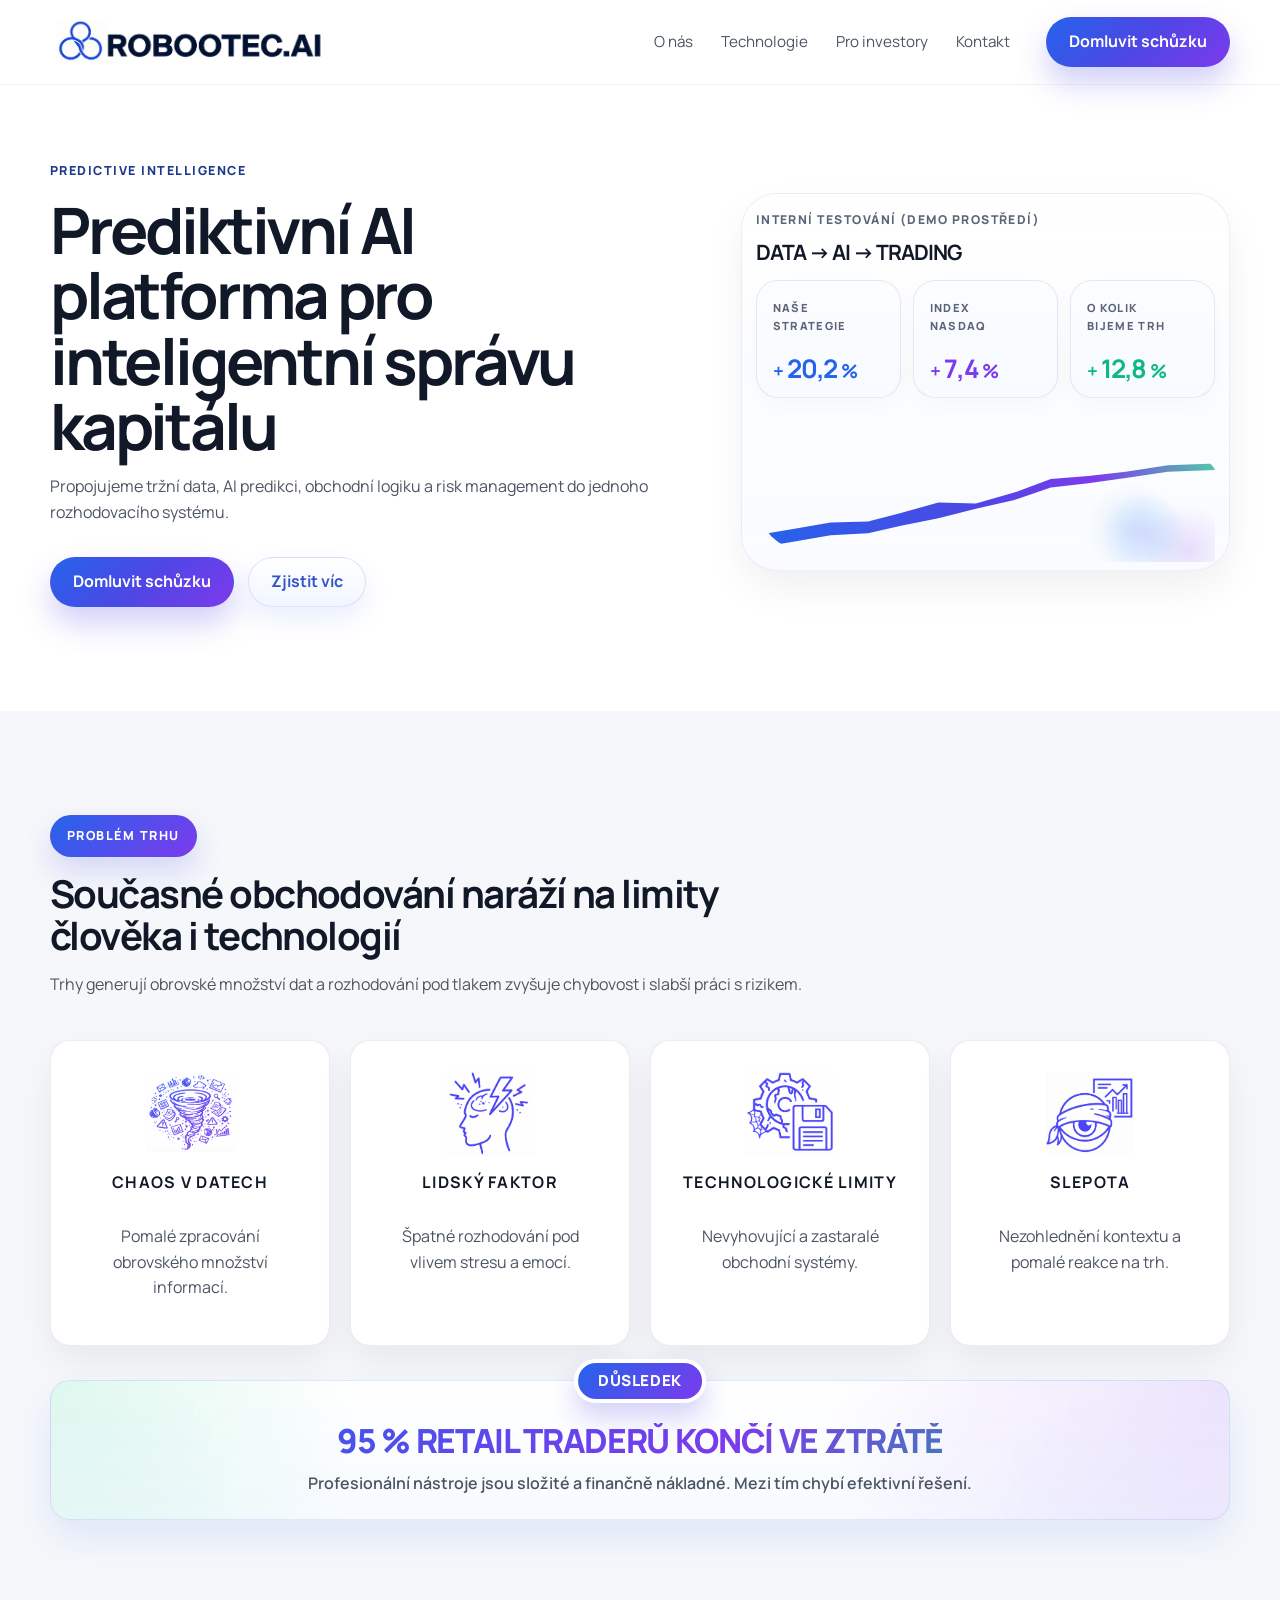
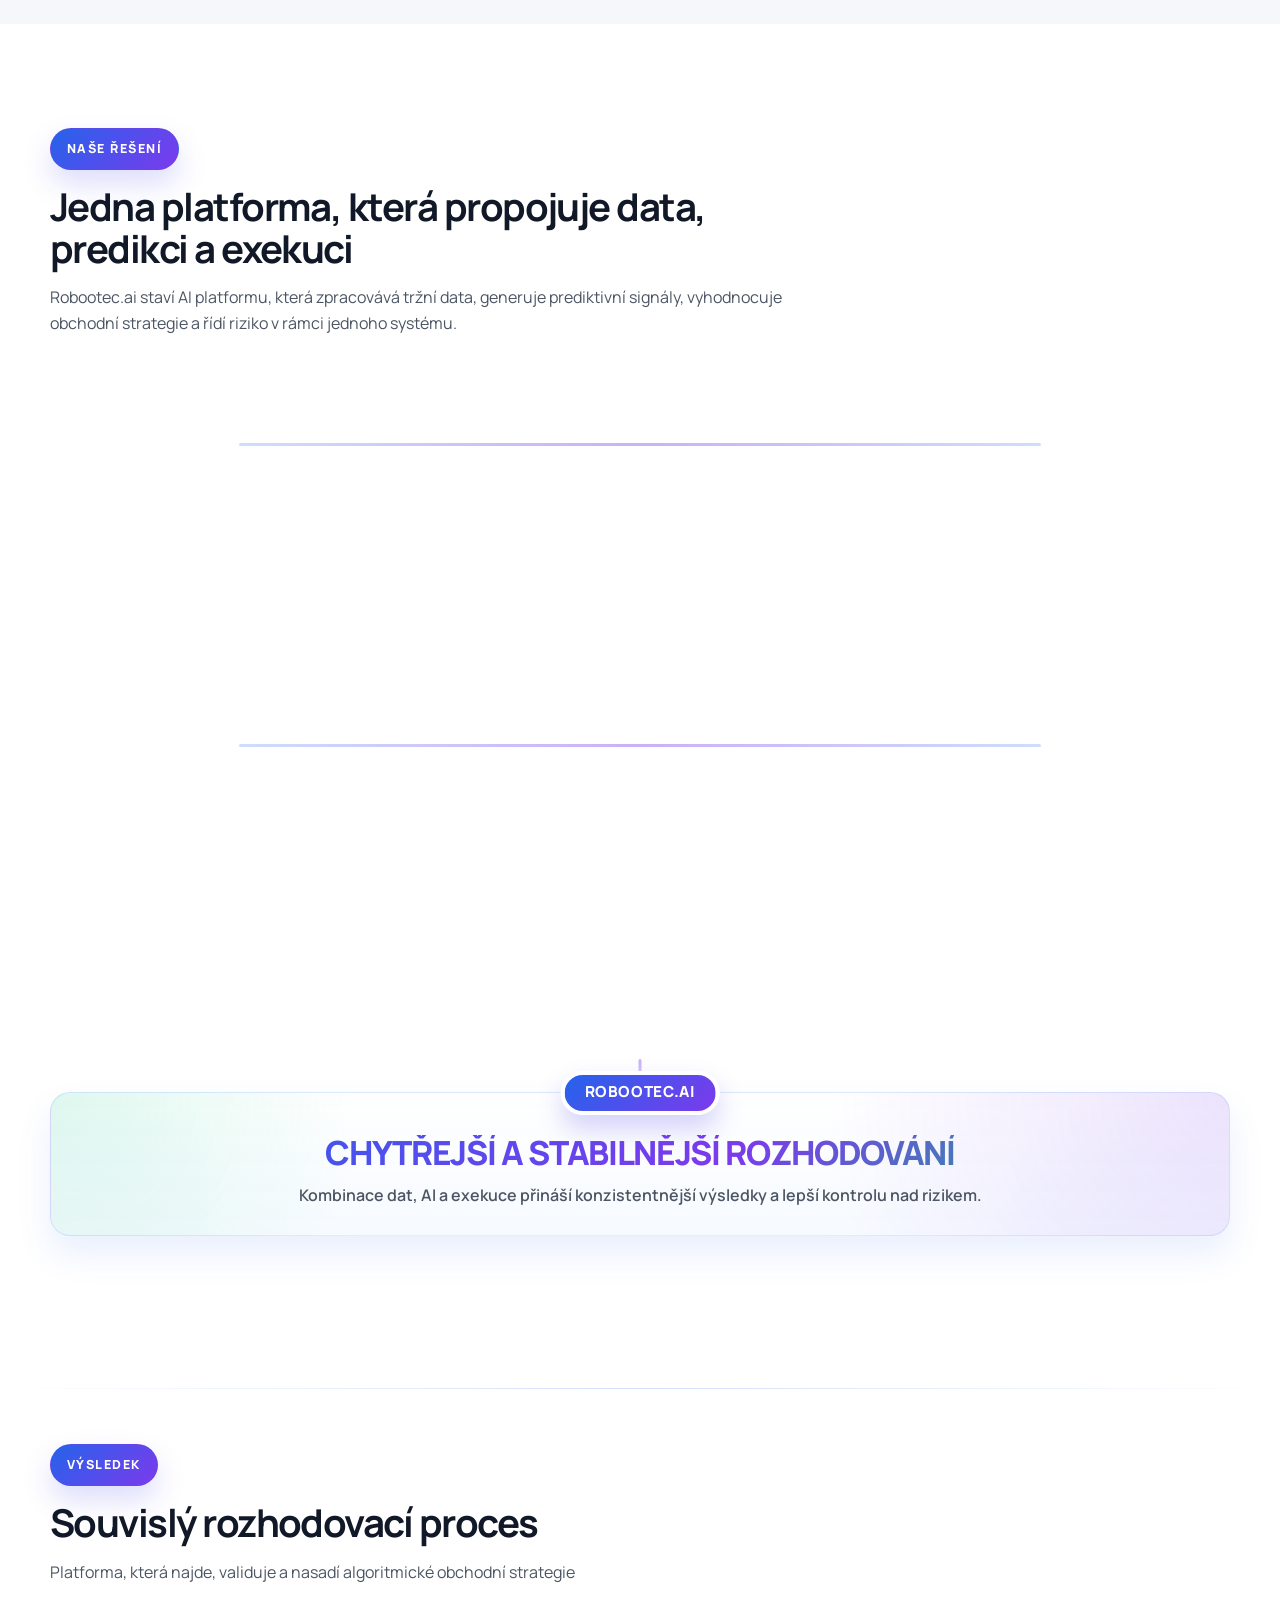
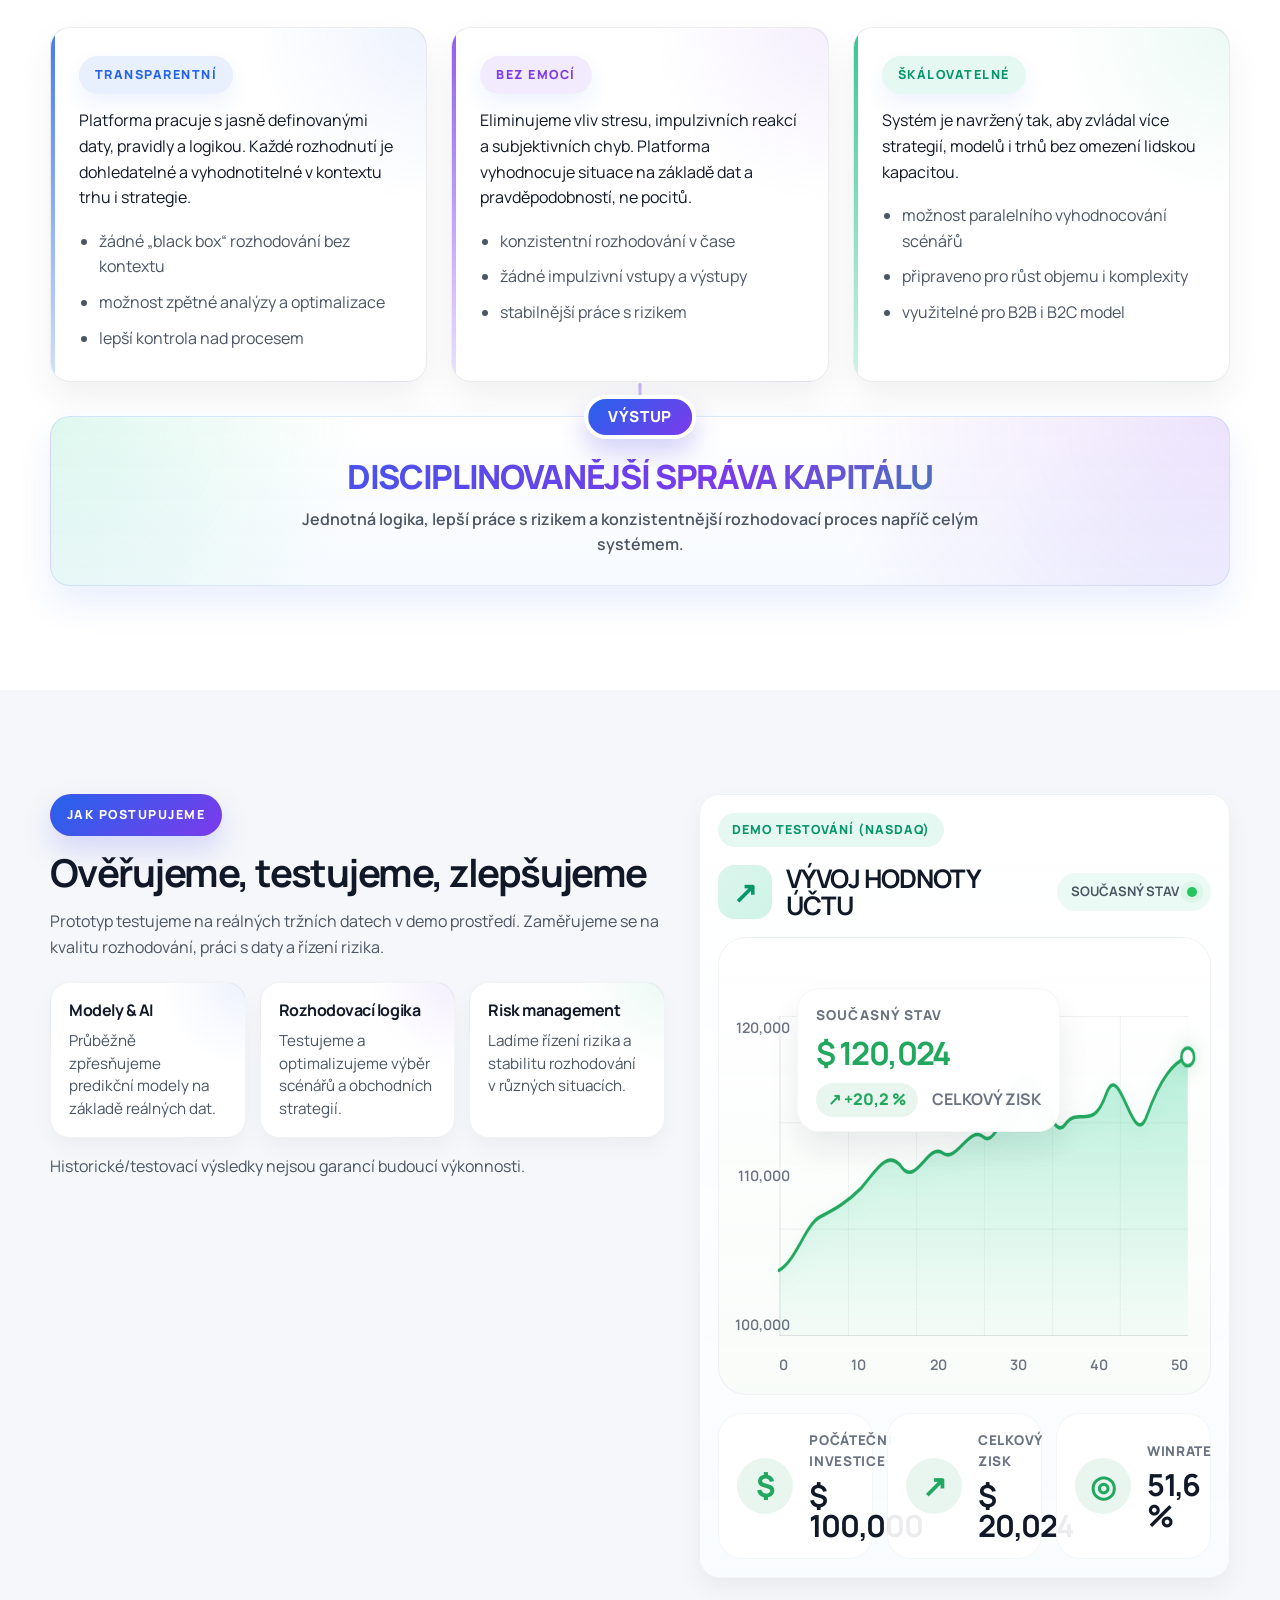
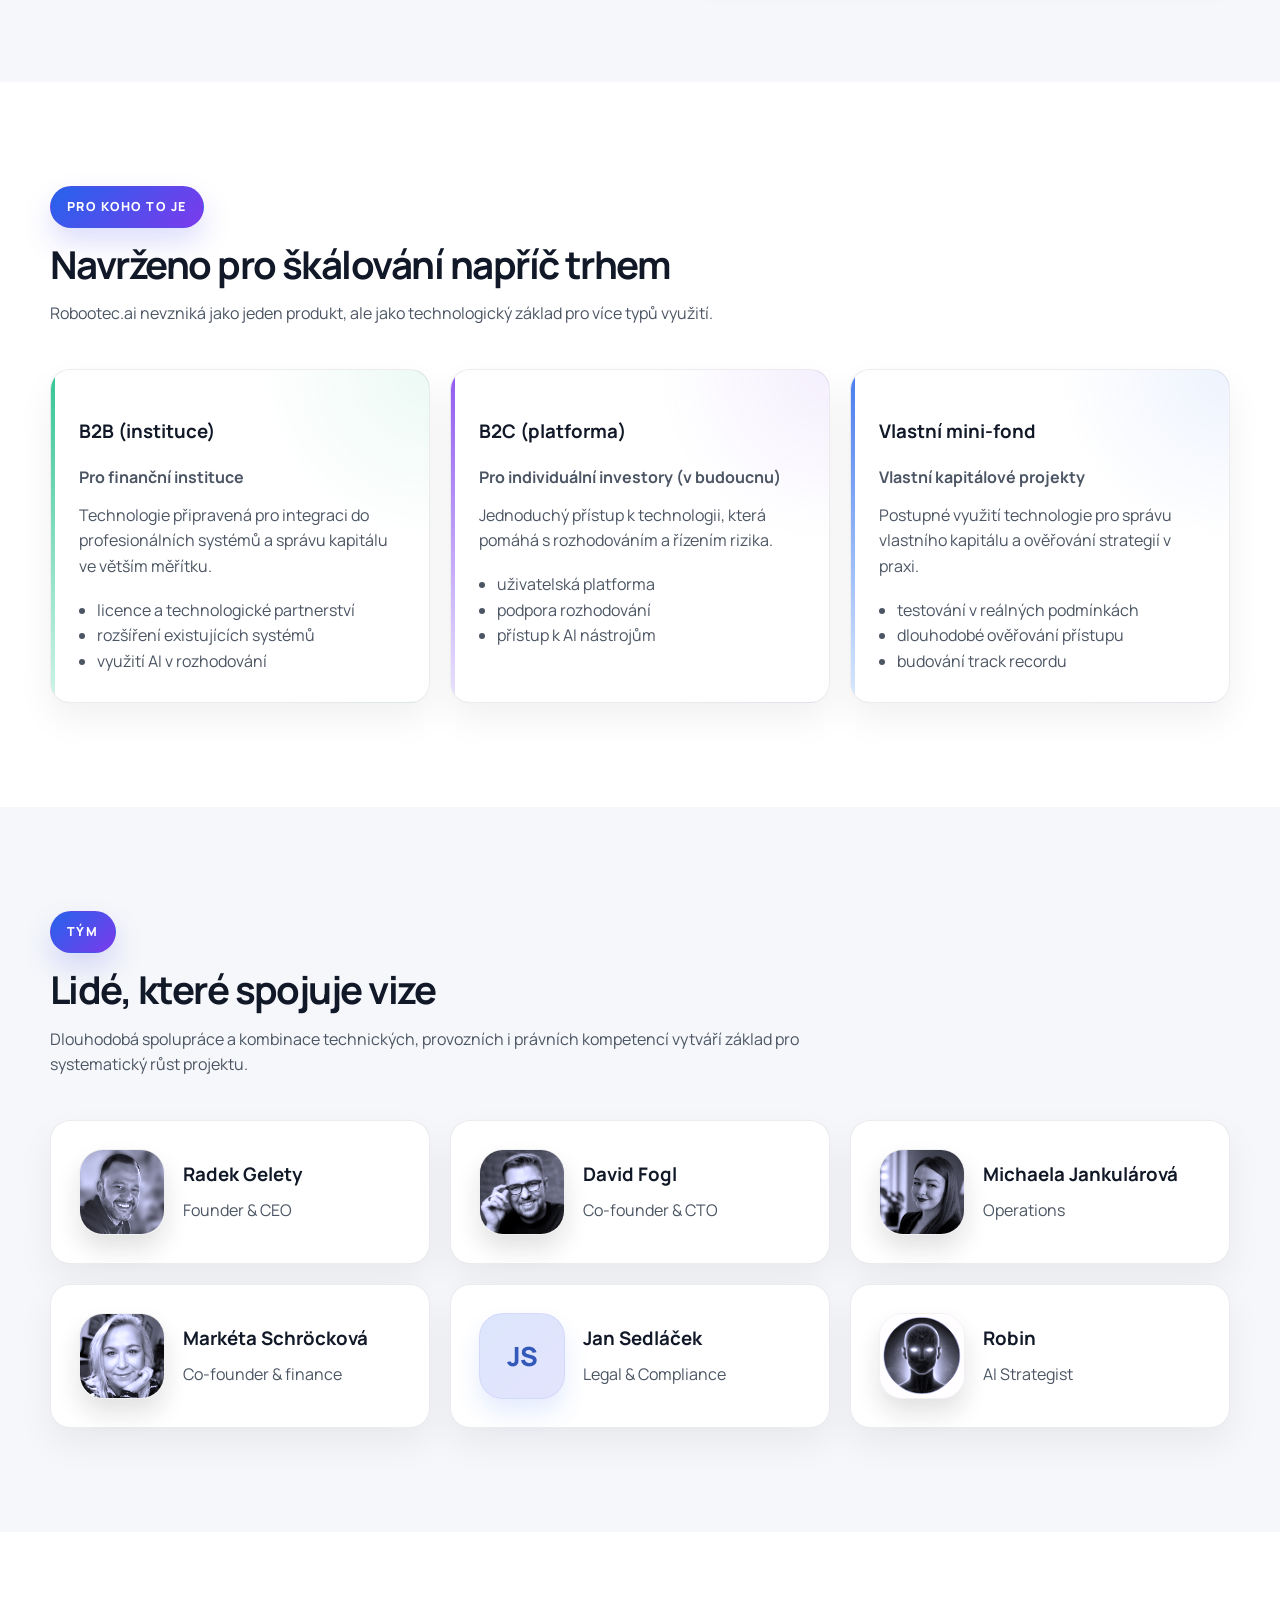
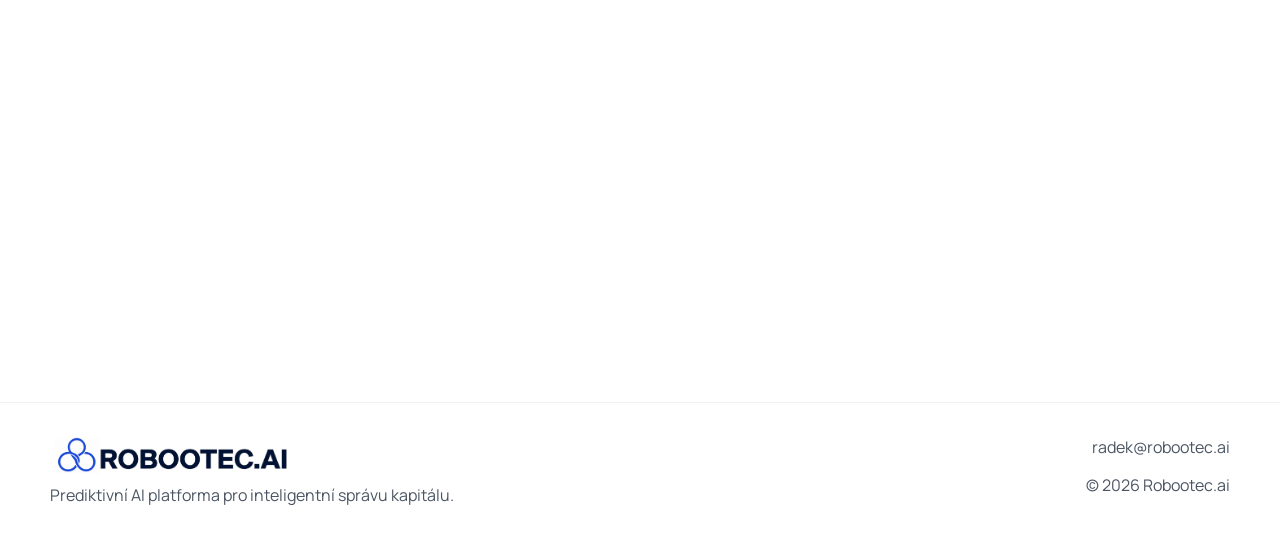
<file: index.html>
<!doctype html>
<html lang="cs">
<head>
  <meta charset="utf-8">
  <meta name="viewport" content="width=device-width, initial-scale=1">
  <title>Robootec.ai | Prediktivní AI platforma pro inteligentní správu kapitálu</title>
  <meta name="description" content="Robootec.ai vyvíjí prediktivní AI platformu, která propojuje tržní data, AI predikci, risk management a algoritmické obchodování do jednoho rozhodovacího systému.">
  <meta name="keywords" content="AI platforma, predictive intelligence, trading infrastructure, risk management, decision engine, market data, scalable architecture, prediktivní AI, trading platforma, algoritmické obchodování">
  <meta property="og:title" content="Robootec.ai | Prediktivní AI platforma pro inteligentní správu kapitálu">
  <meta property="og:description" content="Prediktivní AI platforma, která propojuje tržní data, AI predikci, obchodní logiku a risk management do jednoho rozhodovacího systému.">
  <meta property="og:type" content="website">
  <link rel="preconnect" href="https://fonts.googleapis.com">
  <link rel="preconnect" href="https://fonts.gstatic.com" crossorigin>
  <link href="https://fonts.googleapis.com/css2?family=Manrope:wght@400;500;600;700;800&display=swap" rel="stylesheet">
  <link rel="stylesheet" href="styles.css">
</head>
<body data-page="home">
  <header class="site-header">
    <div class="container nav-shell">
      <a class="logo" href="index.html" aria-label="Robootec.ai domů">
        <img class="logo-image" src="assets/logo-robootec.png" alt="Robootec.ai logo">
      </a>
      <button class="nav-toggle" type="button" aria-expanded="false" aria-controls="site-nav">
        <span></span>
        <span></span>
      </button>
      <nav id="site-nav" class="site-nav">
        <a href="o-nas.html">O nás</a>
        <a href="technologie.html">Technologie</a>
        <a href="pro-investory.html">Pro investory</a>
        <a href="kontakt.html">Kontakt</a>
      </nav>
      <a class="button button-primary nav-cta" href="kontakt.html">Domluvit schůzku</a>
    </div>
  </header>

  <main>
    <section class="hero section">
      <div class="container hero-grid">
        <div class="hero-copy reveal">
          <span class="eyebrow">PREDICTIVE INTELLIGENCE</span>
          <h1>Prediktivní AI platforma pro inteligentní správu kapitálu</h1>
          <p class="hero-text">Propojujeme tržní data, AI predikci, obchodní logiku a risk management do jednoho rozhodovacího systému.</p>
          <div class="hero-actions">
            <a class="button button-primary hero-button-primary" href="kontakt.html">Domluvit schůzku</a>
            <a class="button button-secondary hero-button-secondary" href="#platforma">Zjistit víc</a>
          </div>
        </div>
        <div class="hero-visual hero-visual-frame reveal reveal-delay-1" aria-hidden="true">
          <div class="hero-stack">
            <span class="hero-stack-label">INTERNÍ TESTOVÁNÍ (DEMO PROSTŘEDÍ)</span>
            <h2 class="hero-stack-heading">DATA → AI → TRADING</h2>
            <div class="hero-stack-cards">
              <article class="hero-stack-card">
                <span class="hero-stack-card-title">NAŠE STRATEGIE</span>
                <strong class="hero-stack-value"><span class="hero-stack-plus">+</span><span class="hero-stack-number">20,2</span><span class="hero-stack-percent">%</span></strong>
              </article>
              <article class="hero-stack-card">
                <span class="hero-stack-card-title">INDEX<br>NASDAQ</span>
                <strong class="hero-stack-value"><span class="hero-stack-plus">+</span><span class="hero-stack-number">7,4</span><span class="hero-stack-percent">%</span></strong>
              </article>
              <article class="hero-stack-card">
                <span class="hero-stack-card-title">O KOLIK<br>BIJEME TRH</span>
                <strong class="hero-stack-value"><span class="hero-stack-plus">+</span><span class="hero-stack-number">12,8</span><span class="hero-stack-percent">%</span></strong>
              </article>
            </div>
            <div class="hero-stack-curve">
              <span class="hero-stack-glow"></span>
            </div>
          </div>
        </div>
      </div>
    </section>

    <section id="problem" class="section section-muted">
      <div class="container">
        <div class="section-heading reveal">
          <span class="eyebrow eyebrow-pill">Problém trhu</span>
          <h2>Současné obchodování naráží na limity člověka i technologií</h2>
          <p>Trhy generují obrovské množství dat a rozhodování pod tlakem zvyšuje chybovost i slabší práci s rizikem.</p>
        </div>
        <div class="card-grid card-grid-four">
          <article class="info-card problem-card reveal">
            <img class="problem-icon" src="assets/problem-chaos.png" alt="Chaos v datech">
            <h3>CHAOS V DATECH</h3>
            <p>Pomalé zpracování obrovského množství informací.</p>
          </article>
          <article class="info-card problem-card reveal reveal-delay-1">
            <img class="problem-icon" src="assets/problem-human.png" alt="Lidský faktor">
            <h3>LIDSKÝ FAKTOR</h3>
            <p>Špatné rozhodování pod vlivem stresu a emocí.</p>
          </article>
          <article class="info-card problem-card reveal reveal-delay-2">
            <img class="problem-icon" src="assets/problem-tech.png" alt="Technologické limity">
            <h3>TECHNOLOGICKÉ LIMITY</h3>
            <p>Nevyhovující a zastaralé obchodní systémy.</p>
          </article>
          <article class="info-card problem-card reveal reveal-delay-3">
            <img class="problem-icon" src="assets/problem-blindness.png" alt="Slepota">
            <h3>SLEPOTA</h3>
            <p>Nezohlednění kontextu a pomalé reakce na trh.</p>
          </article>
        </div>
        <div class="problem-outcome reveal">
          <span class="problem-outcome-label">DŮSLEDEK</span>
          <p class="outcome-highlight">95 % RETAIL TRADERŮ KONČÍ VE ZTRÁTĚ</p>
          <p class="outcome-detail">Profesionální nástroje jsou složité a finančně nákladné. Mezi tím chybí efektivní řešení.</p>
        </div>
      </div>
    </section>

    <section id="platforma" class="section">
      <div class="container split-section">
        <div class="section-heading reveal">
          <span class="eyebrow eyebrow-pill">Naše řešení</span>
          <h2>Jedna platforma, která propojuje data, predikci a exekuci</h2>
          <p>Robootec.ai staví AI platformu, která zpracovává tržní data, generuje prediktivní signály, vyhodnocuje obchodní strategie a řídí riziko v rámci jednoho systému.</p>
        </div>
        <div class="pillar-grid">
          <article class="pillar-card reveal">
            <span class="pillar-step">1</span>
            <img class="pillar-icon" src="assets/solution-data-processing.png" alt="Data processing ilustrace">
            <h3>ZPRACOVÁNÍ DAT</h3>
            <p>Hloubková analýza trhu v reálném čase a práce se signály napříč různými datovými vstupy vytváří pevný základ pro další rozhodování.</p>
          </article>
          <article class="pillar-card reveal reveal-delay-1">
            <span class="pillar-step">2</span>
            <img class="pillar-icon" src="assets/solution-ai-prediction.png" alt="AI prediction ilustrace">
            <h3>AI AGENT</h3>
            <p>Předpověď budoucího vývoje trhu přidává pravděpodobnostní pohled na to, kam se může trh posunout dál.</p>
          </article>
          <article class="pillar-card reveal reveal-delay-2">
            <span class="pillar-step">3</span>
            <img class="pillar-icon" src="assets/solution-strategy-engine.png" alt="Strategy engine ilustrace">
            <h3>OVĚŘENÁ OBCHODNÍ STRATEGIE</h3>
            <p>Výběr a vyhodnocení scénářů převádí data i predikci do konkrétní obchodní logiky a priorit.</p>
          </article>
          <article class="pillar-card reveal reveal-delay-3">
            <span class="pillar-step">4</span>
            <img class="pillar-icon" src="assets/solution-risk-execution.png" alt="Risk and execution ilustrace">
            <h3>AUTOMATICKÉ OBCHODOVÁNÍ</h3>
            <p>Nastavení parametrů, řízení pozice a automatizace pomáhají držet disciplínu i kvalitu exekuce.</p>
          </article>
        </div>
        <div class="pillar-outcome reveal">
          <span class="pillar-outcome-label">ROBOOTEC.AI</span>
          <p class="outcome-highlight">CHYTŘEJŠÍ A STABILNĚJŠÍ ROZHODOVÁNÍ</p>
          <p class="outcome-detail">Kombinace dat, AI a exekuce přináší konzistentnější výsledky a lepší kontrolu nad rizikem.</p>
        </div>
      </div>
    </section>

    <section class="section section-lined">
      <div class="container">
        <div class="section-heading reveal">
          <span class="eyebrow eyebrow-pill">VÝSLEDEK</span>
          <h2>Souvislý rozhodovací proces</h2>
          <p>Platforma, která najde, validuje a nasadí algoritmické obchodní strategie</p>
        </div>
        <div class="timeline">
          <article class="timeline-step timeline-step-blue reveal">
            <span class="timeline-keyword">TRANSPARENTNÍ</span>
            <p>Platforma pracuje s jasně definovanými daty, pravidly a logikou. Každé rozhodnutí je dohledatelné a vyhodnotitelné v kontextu trhu i strategie.</p>
            <ul class="feature-list timeline-list">
              <li>žádné „black box“ rozhodování bez kontextu</li>
              <li>možnost zpětné analýzy a optimalizace</li>
              <li>lepší kontrola nad procesem</li>
            </ul>
          </article>
          <article class="timeline-step timeline-step-purple reveal reveal-delay-1">
            <span class="timeline-keyword">BEZ EMOCÍ</span>
            <p>Eliminujeme vliv stresu, impulzivních reakcí a subjektivních chyb. Platforma vyhodnocuje situace na základě dat a pravděpodobností, ne pocitů.</p>
            <ul class="feature-list timeline-list">
              <li>konzistentní rozhodování v čase</li>
              <li>žádné impulzivní vstupy a výstupy</li>
              <li>stabilnější práce s rizikem</li>
            </ul>
          </article>
          <article class="timeline-step timeline-step-green reveal reveal-delay-2">
            <span class="timeline-keyword">ŠKÁLOVATELNÉ</span>
            <p>Systém je navržený tak, aby zvládal více strategií, modelů i trhů bez omezení lidskou kapacitou.</p>
            <ul class="feature-list timeline-list">
              <li>možnost paralelního vyhodnocování scénářů</li>
              <li>připraveno pro růst objemu i komplexity</li>
              <li>využitelné pro B2B i B2C model</li>
            </ul>
          </article>
        </div>
        <div class="pillar-outcome reveal">
          <span class="pillar-outcome-label">VÝSTUP</span>
          <p class="outcome-highlight">DISCIPLINOVANĚJŠÍ SPRÁVA KAPITÁLU</p>
          <p class="outcome-detail">Jednotná logika, lepší práce s rizikem a konzistentnější rozhodovací proces napříč celým systémem.</p>
        </div>
      </div>
    </section>

    <section class="section section-muted">
      <div class="container validation-grid">
        <div class="section-heading validation-copy reveal">
          <span class="eyebrow eyebrow-pill">JAK POSTUPUJEME</span>
          <h2>Ověřujeme, testujeme, zlepšujeme</h2>
          <p>Prototyp testujeme na reálných tržních datech v demo prostředí. Zaměřujeme se na kvalitu rozhodování, práci s daty a řízení rizika.</p>
          <div class="validation-mini-grid">
            <article class="validation-mini-card validation-mini-blue">
              <h3>Modely &amp; AI</h3>
              <p>Průběžně zpřesňujeme predikční modely na základě reálných dat.</p>
            </article>
            <article class="validation-mini-card validation-mini-purple">
              <h3>Rozhodovací logika</h3>
              <p>Testujeme a optimalizujeme výběr scénářů a obchodních strategií.</p>
            </article>
            <article class="validation-mini-card validation-mini-green">
              <h3>Risk management</h3>
              <p>Ladíme řízení rizika a stabilitu rozhodování v různých situacích.</p>
            </article>
          </div>
          <p class="disclaimer">Historické/testovací výsledky nejsou garancí budoucí výkonnosti.</p>
        </div>
        <div class="validation-card validation-card-visual reveal reveal-delay-1" aria-hidden="true">
          <div class="validation-graph-shell">
            <span class="validation-micro-label">Demo testování (NASDAQ)</span>
            <div class="validation-graph-header">
              <span class="validation-graph-icon">↗</span>
              <h3>VÝVOJ HODNOTY ÚČTU</h3>
              <span class="validation-status">SOUČASNÝ STAV</span>
            </div>
            <div class="validation-chart">
              <div class="validation-value-card">
                <span class="validation-value-label">SOUČASNÝ STAV</span>
                <strong>$ 120,024</strong>
                <div class="validation-value-meta">
                  <span>↗ +20,2 %</span>
                  <span>CELKOVÝ ZISK</span>
                </div>
              </div>
              <div class="validation-grid-lines"></div>
              <div class="validation-axis validation-axis-y">
                <span>120,000</span>
                <span>110,000</span>
                <span>100,000</span>
              </div>
              <div class="validation-axis validation-axis-x">
                <span>0</span>
                <span>10</span>
                <span>20</span>
                <span>30</span>
                <span>40</span>
                <span>50</span>
              </div>
              <svg class="validation-chart-svg" viewBox="0 0 640 360" preserveAspectRatio="none">
                <defs>
                  <linearGradient id="validationArea" x1="0%" y1="0%" x2="0%" y2="100%">
                    <stop offset="0%" stop-color="rgba(52, 211, 153, 0.34)"></stop>
                    <stop offset="100%" stop-color="rgba(52, 211, 153, 0.02)"></stop>
                  </linearGradient>
                </defs>
                <path class="validation-area" d="M0,286 C26,276 42,234 64,226 C86,218 106,210 128,194 C150,176 170,148 192,170 C214,192 234,142 256,154 C278,166 298,122 320,136 C342,150 362,80 384,70 C406,60 426,144 448,122 C470,100 490,132 512,88 C534,44 554,156 576,112 C598,68 618,52 640,46 L640,360 L0,360 Z"></path>
                <path class="validation-line" d="M0,286 C26,276 42,234 64,226 C86,218 106,210 128,194 C150,176 170,148 192,170 C214,192 234,142 256,154 C278,166 298,122 320,136 C342,150 362,80 384,70 C406,60 426,144 448,122 C470,100 490,132 512,88 C534,44 554,156 576,112 C598,68 618,52 640,46"></path>
                <circle class="validation-point" cx="640" cy="46" r="10"></circle>
              </svg>
            </div>
            <div class="validation-stats-row">
              <div class="validation-stat-item">
                <span class="validation-stat-icon">$</span>
                <div>
                  <span class="validation-stat-label">Počáteční investice</span>
                  <strong>$ 100,000</strong>
                </div>
              </div>
              <div class="validation-stat-item">
                <span class="validation-stat-icon">↗</span>
                <div>
                  <span class="validation-stat-label">Celkový zisk</span>
                  <strong>$ 20,024</strong>
                </div>
              </div>
              <div class="validation-stat-item">
                <span class="validation-stat-icon">◎</span>
                <div>
                  <span class="validation-stat-label">Winrate</span>
                  <strong>51,6 %</strong>
                </div>
              </div>
            </div>
          </div>
        </div>
      </div>
    </section>

    <section id="pro-koho" class="section">
      <div class="container">
        <div class="section-heading reveal">
          <span class="eyebrow eyebrow-pill">PRO KOHO TO JE</span>
          <h2>Navrženo pro škálování napříč trhem</h2>
          <p>Robootec.ai nevzniká jako jeden produkt, ale jako technologický základ pro více typů využití.</p>
        </div>
        <div class="card-grid card-grid-three">
          <article class="segment-card segment-card-green reveal">
            <h3>B2B (instituce)</h3>
            <h4>Pro finanční instituce</h4>
            <p>Technologie připravená pro integraci do profesionálních systémů a správu kapitálu ve větším měřítku.</p>
            <ul class="feature-list segment-list">
              <li>licence a technologické partnerství</li>
              <li>rozšíření existujících systémů</li>
              <li>využití AI v rozhodování</li>
            </ul>
          </article>
          <article class="segment-card segment-card-purple reveal reveal-delay-1">
            <h3>B2C (platforma)</h3>
            <h4>Pro individuální investory (v budoucnu)</h4>
            <p>Jednoduchý přístup k technologii, která pomáhá s rozhodováním a řízením rizika.</p>
            <ul class="feature-list segment-list">
              <li>uživatelská platforma</li>
              <li>podpora rozhodování</li>
              <li>přístup k AI nástrojům</li>
            </ul>
          </article>
          <article class="segment-card segment-card-blue reveal reveal-delay-2">
            <h3>Vlastní mini-fond</h3>
            <h4>Vlastní kapitálové projekty</h4>
            <p>Postupné využití technologie pro správu vlastního kapitálu a ověřování strategií v praxi.</p>
            <ul class="feature-list segment-list">
              <li>testování v reálných podmínkách</li>
              <li>dlouhodobé ověřování přístupu</li>
              <li>budování track recordu</li>
            </ul>
          </article>
        </div>
      </div>
    </section>

    <section id="tym" class="section section-muted">
      <div class="container">
        <div class="section-heading reveal">
          <span class="eyebrow eyebrow-pill">Tým</span>
          <h2>Lidé, které spojuje vize</h2>
          <p>Dlouhodobá spolupráce a kombinace technických, provozních i právních kompetencí vytváří základ pro systematický růst projektu.</p>
        </div>
        <div class="team-grid">
          <article class="team-card reveal">
            <img class="team-photo" src="assets/team/radek-gelety.png" alt="Radek Gelety">
            <div class="team-copy">
              <h3>Radek Gelety</h3>
              <p>Founder &amp; CEO</p>
            </div>
          </article>
          <article class="team-card reveal reveal-delay-1">
            <img class="team-photo" src="assets/team/david-fogl.jpg" alt="David Fogl">
            <div class="team-copy">
              <h3>David Fogl</h3>
              <p>Co-founder &amp; CTO</p>
            </div>
          </article>
          <article class="team-card reveal reveal-delay-2">
            <img class="team-photo" src="assets/team/michaela-jankularova.png" alt="Michaela Jankulárová">
            <div class="team-copy">
              <h3>Michaela Jankulárová</h3>
              <p>Operations</p>
            </div>
          </article>
          <article class="team-card reveal reveal-delay-3">
            <img class="team-photo" src="assets/team/marketa-schrockova.jpg" alt="Markéta Schröcková">
            <div class="team-copy">
              <h3>Markéta Schröcková</h3>
              <p>Co-founder &amp; finance</p>
            </div>
          </article>
          <article class="team-card reveal">
            <div class="avatar-placeholder">JS</div>
            <div class="team-copy">
              <h3>Jan Sedláček</h3>
              <p>Legal &amp; Compliance</p>
            </div>
          </article>
          <article class="team-card reveal reveal-delay-1">
            <img class="team-photo" src="assets/team/robin.png" alt="Robin">
            <div class="team-copy">
              <h3>Robin</h3>
              <p>AI Strategist</p>
            </div>
          </article>
        </div>
      </div>
    </section>

    <section class="section">
      <div class="container">
        <div class="cta-panel reveal">
          <div>
            <span class="eyebrow">Kontakt</span>
            <h2>Hledáme partnery, investory a early supporters</h2>
            <p>Zajímá vás technologie, partnerství nebo investiční příběh Robootec.ai? Ozvěte se nám a rádi navážeme.</p>
          </div>
          <div class="cta-actions">
            <a class="button button-primary hero-button-primary" href="kontakt.html">Napsat nám</a>
            <a class="button button-secondary hero-button-secondary" href="kontakt.html">Domluvit intro call</a>
          </div>
        </div>
      </div>
    </section>
  </main>

  <footer class="site-footer">
    <div class="container footer-shell">
      <div>
        <a class="logo footer-logo" href="index.html">
          <img class="logo-image logo-image-footer" src="assets/logo-robootec.png" alt="Robootec.ai logo">
        </a>
        <p class="footer-copy">Prediktivní AI platforma pro inteligentní správu kapitálu.</p>
      </div>
      <div class="footer-contact">
        <a href="mailto:radek@robootec.ai">radek@robootec.ai</a>
        <span>&copy; 2026 Robootec.ai</span>
      </div>
    </div>
  </footer>

  <script src="script.js"></script>
</body>
</html>
</file>
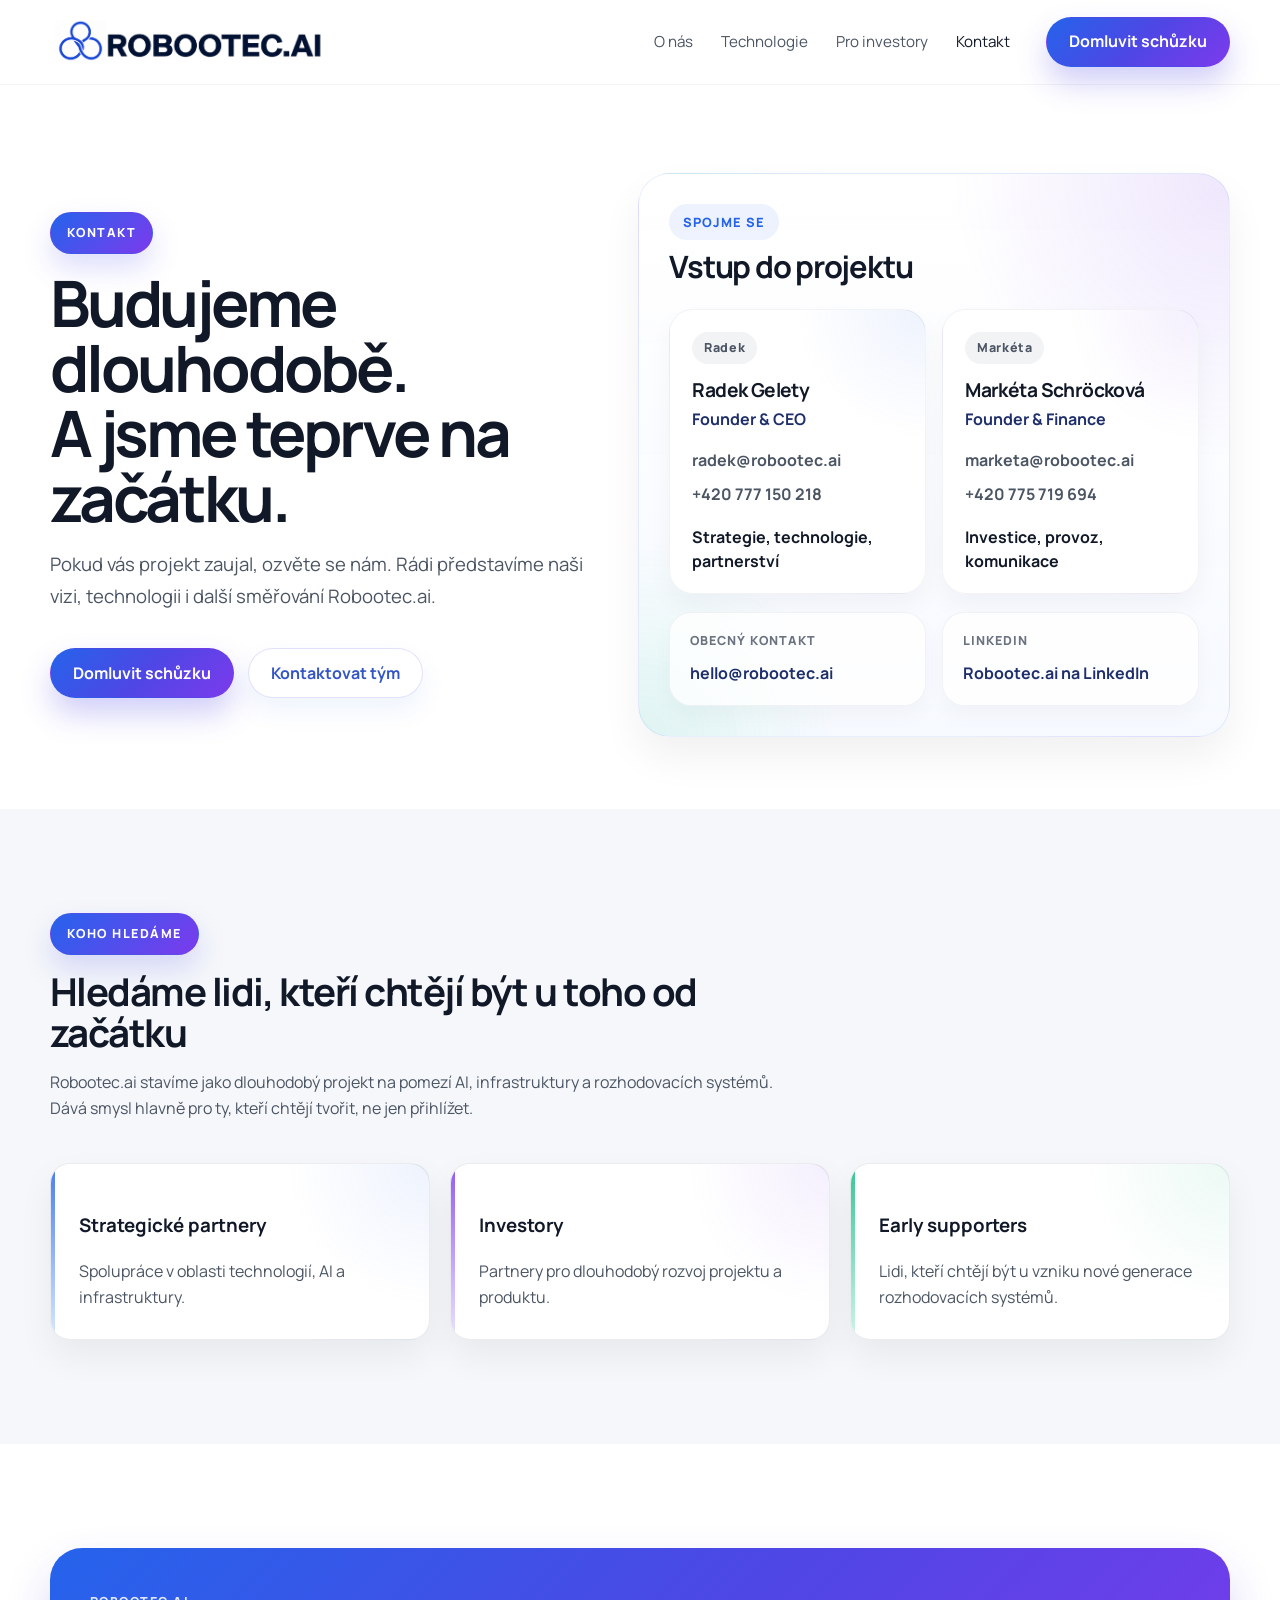
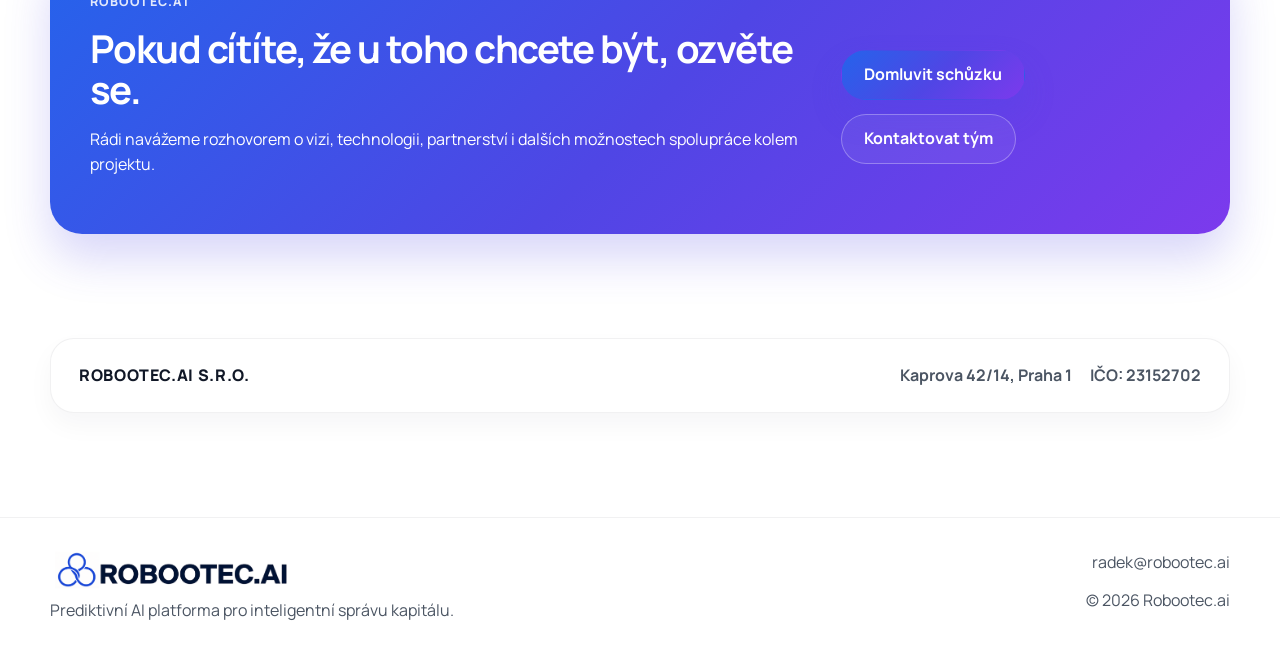
<file: kontakt.html>
<!doctype html>
<html lang="cs">
<head>
  <meta charset="utf-8">
  <meta name="viewport" content="width=device-width, initial-scale=1">
  <title>Kontakt | Robootec.ai</title>
  <meta name="description" content="Spojte se s týmem Robootec.ai ohledně partnerství, investice nebo další spolupráce na rozvoji AI platformy a decision systems infrastruktury.">
  <link rel="preconnect" href="https://fonts.googleapis.com">
  <link rel="preconnect" href="https://fonts.gstatic.com" crossorigin>
  <link href="https://fonts.googleapis.com/css2?family=Manrope:wght@400;500;600;700;800&display=swap" rel="stylesheet">
  <link rel="stylesheet" href="styles.css">
</head>
<body data-page="contact">
  <header class="site-header">
    <div class="container nav-shell">
      <a class="logo" href="index.html" aria-label="Robootec.ai domů">
        <img class="logo-image" src="assets/logo-robootec.png" alt="Robootec.ai logo">
      </a>
      <button class="nav-toggle" type="button" aria-expanded="false" aria-controls="site-nav">
        <span></span>
        <span></span>
      </button>
      <nav id="site-nav" class="site-nav">
        <a href="o-nas.html">O nás</a>
        <a href="technologie.html">Technologie</a>
        <a href="pro-investory.html">Pro investory</a>
        <a href="kontakt.html">Kontakt</a>
      </nav>
      <a class="button button-primary nav-cta" href="kontakt.html">Domluvit schůzku</a>
    </div>
  </header>

  <main>
    <section class="page-hero section">
      <div class="container contact-hero-grid">
        <div class="reveal">
          <span class="eyebrow eyebrow-pill">KONTAKT</span>
          <h1>Budujeme dlouhodobě.<br>A jsme teprve na začátku.</h1>
          <p class="contact-hero-text">Pokud vás projekt zaujal, ozvěte se nám. Rádi představíme naši vizi, technologii i další směřování Robootec.ai.</p>
          <div class="hero-actions contact-hero-actions">
            <a class="button button-primary hero-button-primary" href="https://calendly.com" target="_blank" rel="noreferrer">Domluvit schůzku</a>
            <a class="button button-outline" href="mailto:hello@robootec.ai">Kontaktovat tým</a>
          </div>
        </div>

        <aside class="contact-hero-panel reveal reveal-delay-1" id="spojme-se">
          <div class="contact-hero-panel-header">
            <span class="contact-panel-kicker">Spojme se</span>
            <h2>Vstup do projektu</h2>
          </div>

          <div class="contact-person-grid">
            <article class="contact-person-card contact-person-card-blue">
              <span class="contact-person-badge">Radek</span>
              <h3>Radek Gelety</h3>
              <p class="contact-role">Founder &amp; CEO</p>
              <div class="contact-person-links">
                <a href="mailto:radek@robootec.ai">radek@robootec.ai</a>
                <a href="tel:+420777150218">+420 777 150 218</a>
              </div>
              <p class="contact-person-focus">Strategie, technologie, partnerství</p>
            </article>

            <article class="contact-person-card contact-person-card-purple">
              <span class="contact-person-badge">Markéta</span>
              <h3>Markéta Schröcková</h3>
              <p class="contact-role">Founder &amp; Finance</p>
              <div class="contact-person-links">
                <a href="mailto:marketa@robootec.ai">marketa@robootec.ai</a>
                <a href="tel:+420775719694">+420 775 719 694</a>
              </div>
              <p class="contact-person-focus">Investice, provoz, komunikace</p>
            </article>
          </div>

          <div class="contact-secondary-strip">
            <div class="contact-secondary-item">
              <span class="contact-secondary-label">Obecný kontakt</span>
              <a href="mailto:hello@robootec.ai">hello@robootec.ai</a>
            </div>
            <div class="contact-secondary-item">
              <span class="contact-secondary-label">LinkedIn</span>
              <a href="https://www.linkedin.com/company/robootec-ai/" target="_blank" rel="noreferrer">Robootec.ai na LinkedIn</a>
            </div>
          </div>
        </aside>
      </div>
    </section>

    <section class="section section-muted">
      <div class="container">
        <div class="section-heading reveal">
          <span class="eyebrow eyebrow-pill">KOHO HLEDÁME</span>
          <h2>Hledáme lidi, kteří chtějí být u toho od začátku</h2>
          <p>Robootec.ai stavíme jako dlouhodobý projekt na pomezí AI, infrastruktury a rozhodovacích systémů. Dává smysl hlavně pro ty, kteří chtějí tvořit, ne jen přihlížet.</p>
        </div>

        <div class="card-grid card-grid-three">
          <article class="segment-card segment-card-blue reveal">
            <h3>Strategické partnery</h3>
            <p>Spolupráce v oblasti technologií, AI a infrastruktury.</p>
          </article>
          <article class="segment-card segment-card-purple reveal reveal-delay-1">
            <h3>Investory</h3>
            <p>Partnery pro dlouhodobý rozvoj projektu a produktu.</p>
          </article>
          <article class="segment-card segment-card-green reveal reveal-delay-2">
            <h3>Early supporters</h3>
            <p>Lidi, kteří chtějí být u vzniku nové generace rozhodovacích systémů.</p>
          </article>
        </div>
      </div>
    </section>

    <section class="section">
      <div class="container">
        <div class="cta-panel contact-cta-panel reveal">
          <div>
            <span class="eyebrow contact-cta-label">ROBOOTEC.AI</span>
            <h2>Pokud cítíte, že u toho chcete být, ozvěte se.</h2>
            <p>Rádi navážeme rozhovorem o vizi, technologii, partnerství i dalších možnostech spolupráce kolem projektu.</p>
          </div>
          <div class="cta-actions">
            <a class="button button-primary hero-button-primary" href="https://calendly.com" target="_blank" rel="noreferrer">Domluvit schůzku</a>
            <a class="button button-light-outline" href="mailto:hello@robootec.ai">Kontaktovat tým</a>
          </div>
        </div>
      </div>
    </section>

    <section class="section contact-company-section">
      <div class="container">
        <div class="contact-company-card reveal">
          <span class="contact-company-label">ROBOOTEC.AI s.r.o.</span>
          <div class="contact-company-meta">
            <span>Kaprova 42/14, Praha 1</span>
            <span>IČO: 23152702</span>
          </div>
        </div>
      </div>
    </section>
  </main>

  <footer class="site-footer">
    <div class="container footer-shell">
      <div>
        <a class="logo footer-logo" href="index.html">
          <img class="logo-image logo-image-footer" src="assets/logo-robootec.png" alt="Robootec.ai logo">
        </a>
        <p class="footer-copy">Prediktivní AI platforma pro inteligentní správu kapitálu.</p>
      </div>
      <div class="footer-contact">
        <a href="mailto:radek@robootec.ai">radek@robootec.ai</a>
        <span>&copy; 2026 Robootec.ai</span>
      </div>
    </div>
  </footer>

  <script src="script.js"></script>
</body>
</html>
</file>
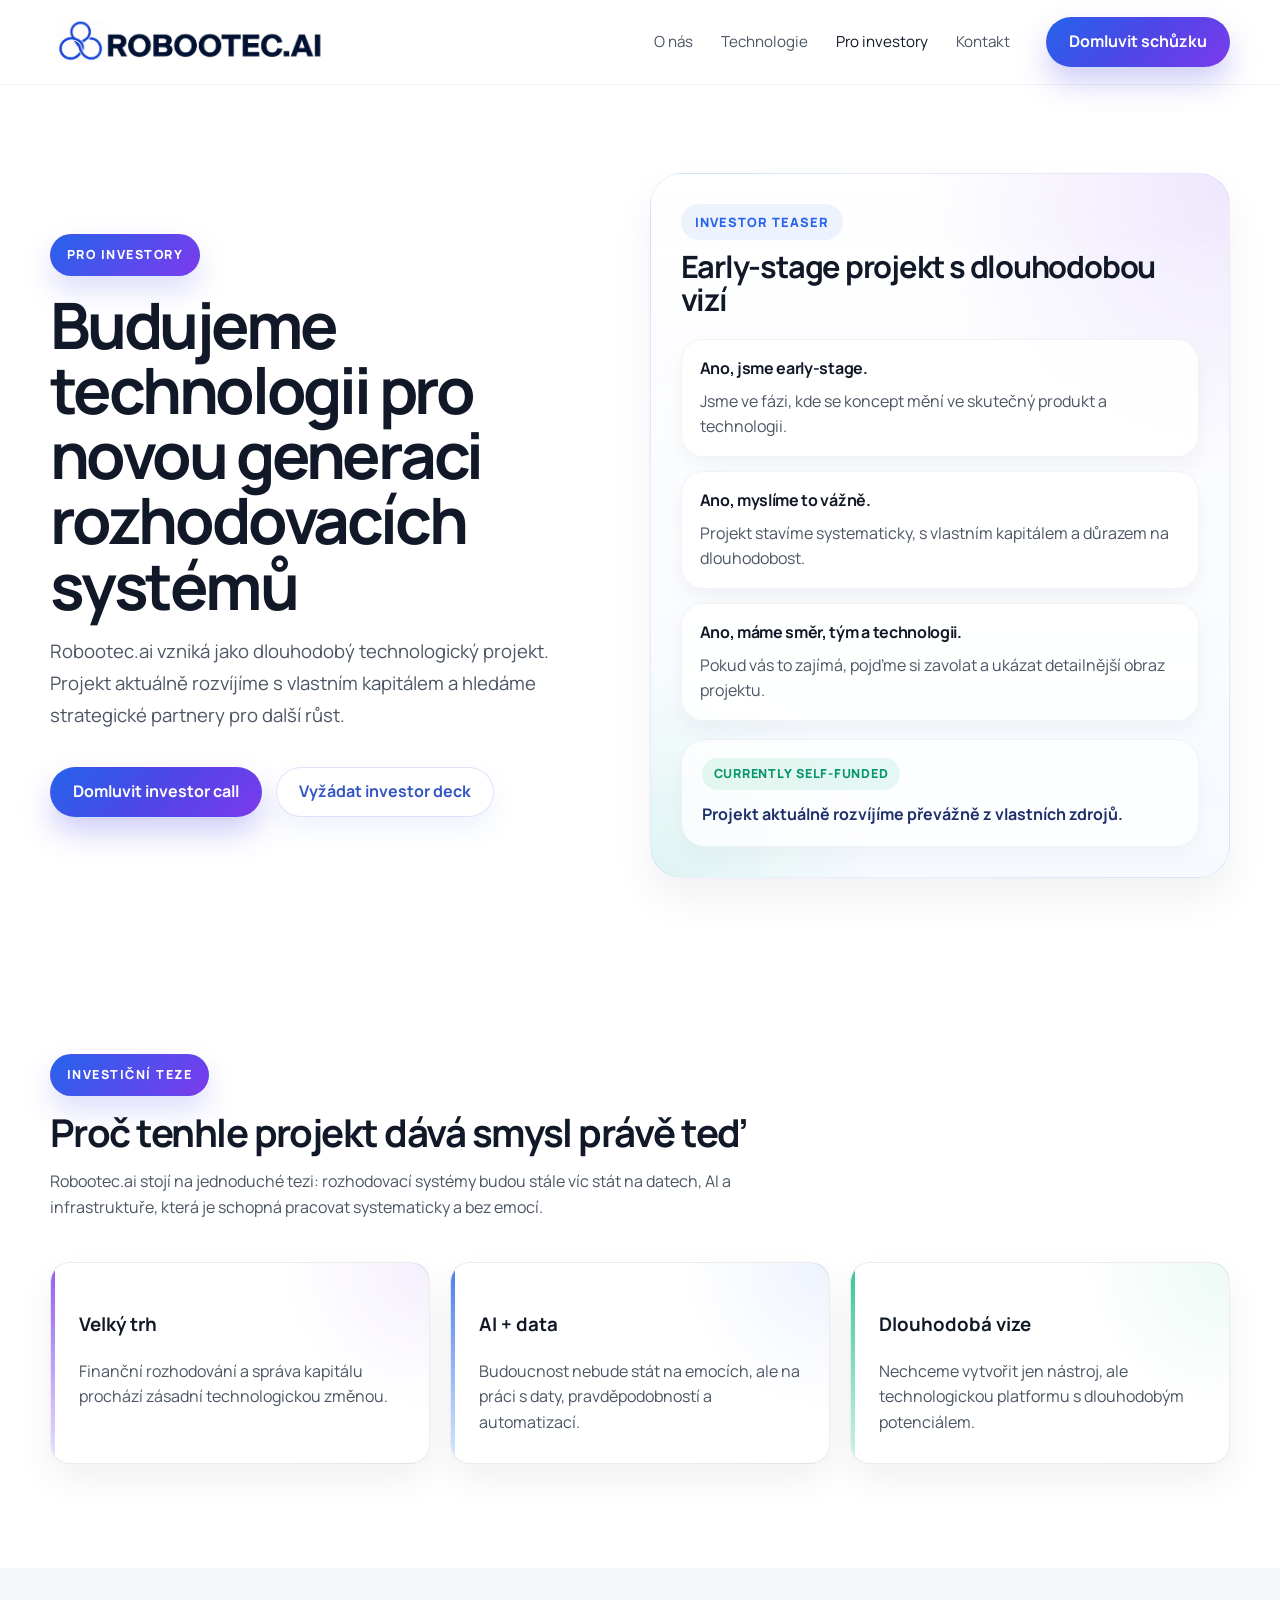
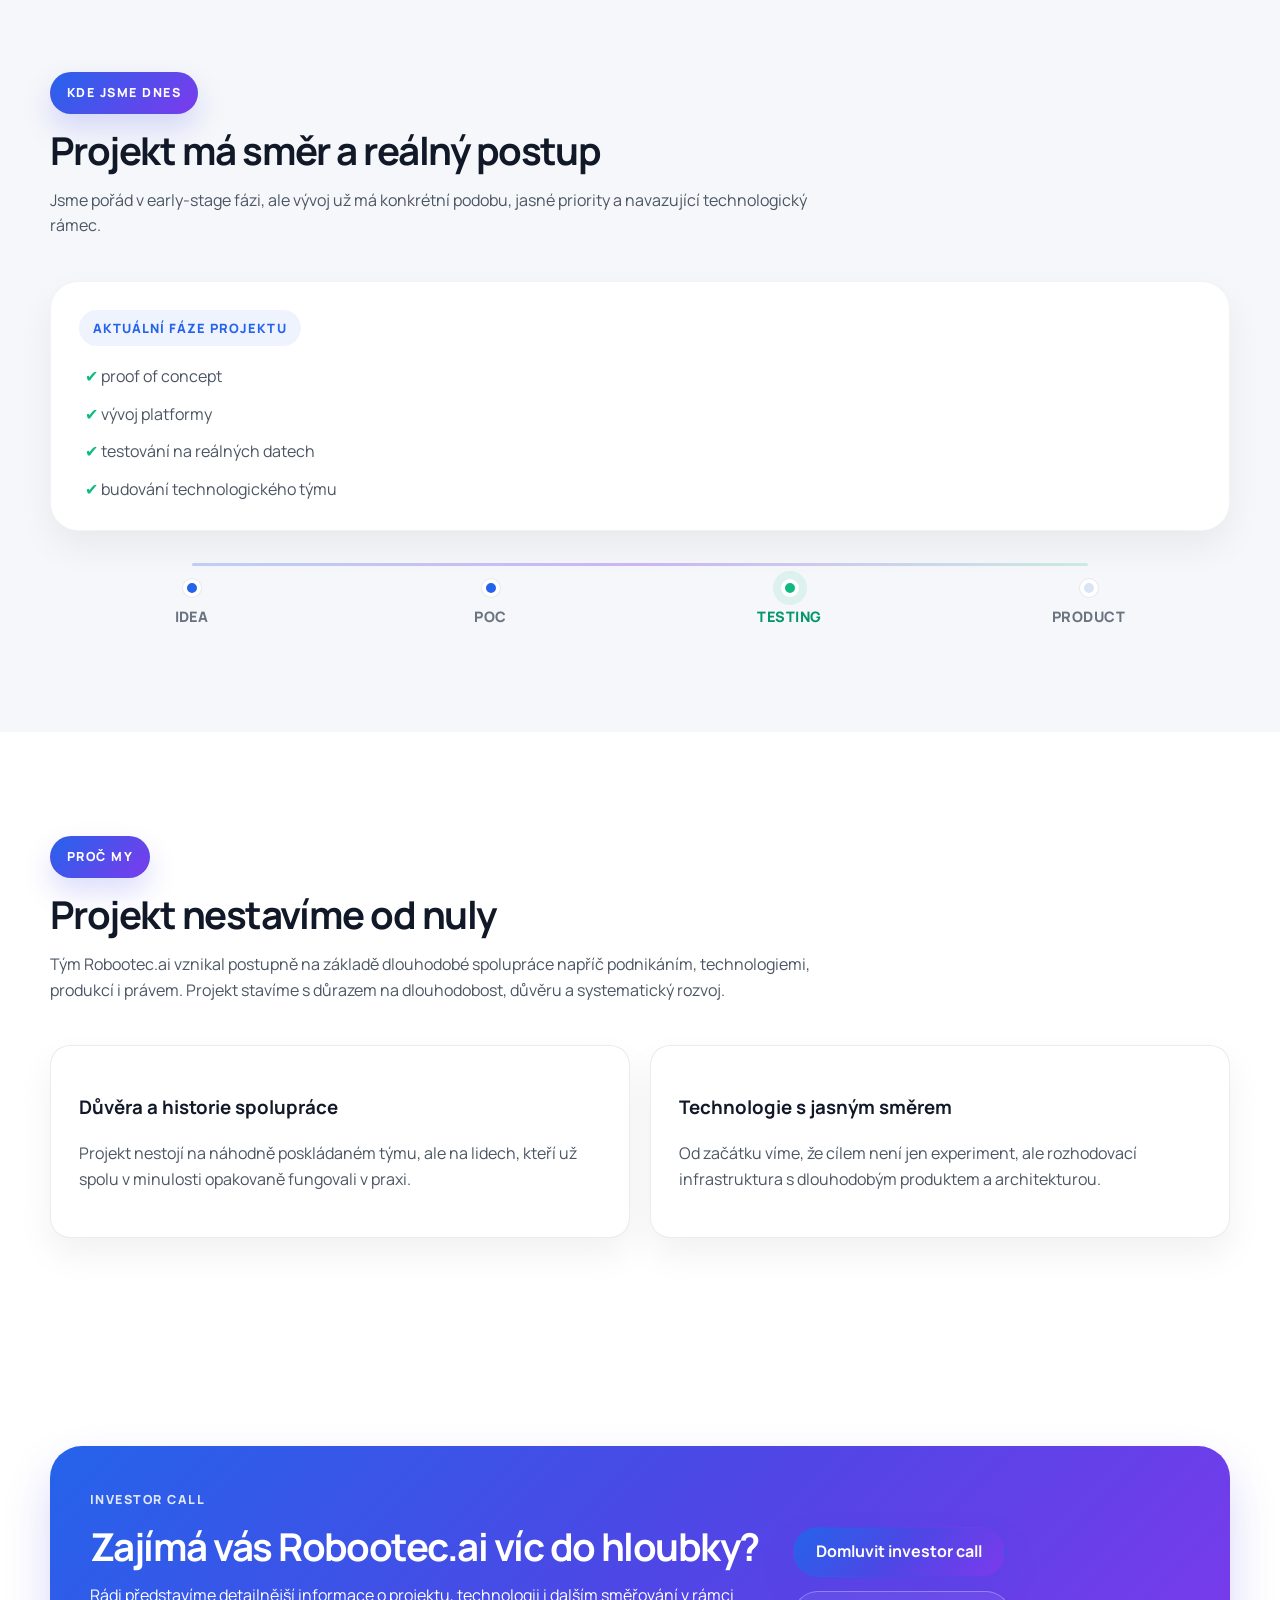
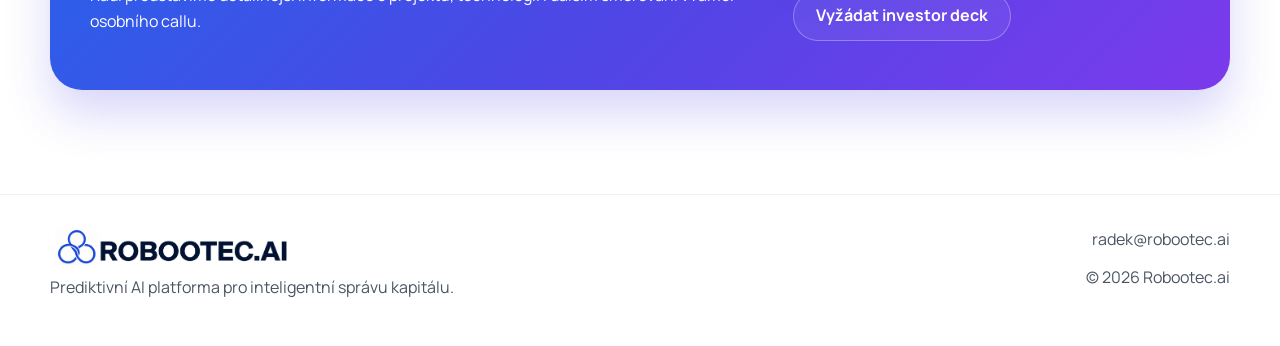
<file: pro-investory.html>
<!doctype html>
<html lang="cs">
<head>
  <meta charset="utf-8">
  <meta name="viewport" content="width=device-width, initial-scale=1">
  <title>Pro investory | Robootec.ai</title>
  <meta name="description" content="Robootec.ai hledá investory a partnery pro další fázi růstu prediktivní AI platformy pro správu kapitálu a rozhodovací systémy.">
  <link rel="preconnect" href="https://fonts.googleapis.com">
  <link rel="preconnect" href="https://fonts.gstatic.com" crossorigin>
  <link href="https://fonts.googleapis.com/css2?family=Manrope:wght@400;500;600;700;800&display=swap" rel="stylesheet">
  <link rel="stylesheet" href="styles.css">
</head>
<body data-page="investors">
  <header class="site-header">
    <div class="container nav-shell">
      <a class="logo" href="index.html" aria-label="Robootec.ai domů">
        <img class="logo-image" src="assets/logo-robootec.png" alt="Robootec.ai logo">
      </a>
      <button class="nav-toggle" type="button" aria-expanded="false" aria-controls="site-nav">
        <span></span>
        <span></span>
      </button>
      <nav id="site-nav" class="site-nav">
        <a href="o-nas.html">O nás</a>
        <a href="technologie.html">Technologie</a>
        <a href="pro-investory.html">Pro investory</a>
        <a href="kontakt.html">Kontakt</a>
      </nav>
      <a class="button button-primary nav-cta" href="kontakt.html">Domluvit schůzku</a>
    </div>
  </header>

  <main>
    <section class="page-hero section">
      <div class="container investor-hero-grid">
        <div class="reveal">
          <span class="eyebrow eyebrow-pill">PRO INVESTORY</span>
          <h1>Budujeme technologii pro novou generaci rozhodovacích systémů</h1>
          <p class="investor-hero-text">Robootec.ai vzniká jako dlouhodobý technologický projekt. Projekt aktuálně rozvíjíme s vlastním kapitálem a hledáme strategické partnery pro další růst.</p>
          <div class="hero-actions investor-hero-actions">
            <a class="button button-primary hero-button-primary" href="https://calendly.com" target="_blank" rel="noreferrer">Domluvit investor call</a>
            <a class="button button-outline" href="mailto:marketa@robootec.ai?subject=Investor%20deck%20-%20Robootec.ai">Vyžádat investor deck</a>
          </div>
        </div>

        <aside class="investor-hero-panel reveal reveal-delay-1">
          <span class="investor-panel-kicker">Investor teaser</span>
          <h2>Early-stage projekt s dlouhodobou vizí</h2>
          <div class="investor-hero-points">
            <div class="investor-point">
              <strong>Ano, jsme early-stage.</strong>
              <p>Jsme ve fázi, kde se koncept mění ve skutečný produkt a technologii.</p>
            </div>
            <div class="investor-point">
              <strong>Ano, myslíme to vážně.</strong>
              <p>Projekt stavíme systematicky, s vlastním kapitálem a důrazem na dlouhodobost.</p>
            </div>
            <div class="investor-point">
              <strong>Ano, máme směr, tým a technologii.</strong>
              <p>Pokud vás to zajímá, pojďme si zavolat a ukázat detailnější obraz projektu.</p>
            </div>
          </div>
          <div class="investor-funding-note">
            <span class="investor-funding-label">Currently self-funded</span>
            <p>Projekt aktuálně rozvíjíme převážně z vlastních zdrojů.</p>
          </div>
        </aside>
      </div>
    </section>

    <section class="section">
      <div class="container">
        <div class="section-heading reveal">
          <span class="eyebrow eyebrow-pill">INVESTIČNÍ TEZE</span>
          <h2>Proč tenhle projekt dává smysl právě teď</h2>
          <p>Robootec.ai stojí na jednoduché tezi: rozhodovací systémy budou stále víc stát na datech, AI a infrastruktuře, která je schopná pracovat systematicky a bez emocí.</p>
        </div>
        <div class="card-grid card-grid-three">
          <article class="segment-card segment-card-purple reveal">
            <h3>Velký trh</h3>
            <p>Finanční rozhodování a správa kapitálu prochází zásadní technologickou změnou.</p>
          </article>
          <article class="segment-card segment-card-blue reveal reveal-delay-1">
            <h3>AI + data</h3>
            <p>Budoucnost nebude stát na emocích, ale na práci s daty, pravděpodobností a automatizací.</p>
          </article>
          <article class="segment-card segment-card-green reveal reveal-delay-2">
            <h3>Dlouhodobá vize</h3>
            <p>Nechceme vytvořit jen nástroj, ale technologickou platformu s dlouhodobým potenciálem.</p>
          </article>
        </div>
      </div>
    </section>

    <section class="section section-muted">
      <div class="container">
        <div class="section-heading reveal">
          <span class="eyebrow eyebrow-pill">KDE JSME DNES</span>
          <h2>Projekt má směr a reálný postup</h2>
          <p>Jsme pořád v early-stage fázi, ale vývoj už má konkrétní podobu, jasné priority a navazující technologický rámec.</p>
        </div>
        <div class="investor-progress-shell reveal">
          <div class="investor-progress-card">
            <span class="investor-progress-label">Aktuální fáze projektu</span>
            <ul class="feature-list investor-check-list">
              <li>proof of concept</li>
              <li>vývoj platformy</li>
              <li>testování na reálných datech</li>
              <li>budování technologického týmu</li>
            </ul>
          </div>
          <div class="investor-progress-line" aria-hidden="true">
            <div class="investor-progress-track"></div>
            <div class="investor-progress-stage investor-progress-stage-done">
              <span>Idea</span>
            </div>
            <div class="investor-progress-stage investor-progress-stage-done">
              <span>POC</span>
            </div>
            <div class="investor-progress-stage investor-progress-stage-current">
              <span>Testing</span>
            </div>
            <div class="investor-progress-stage">
              <span>Product</span>
            </div>
          </div>
        </div>
      </div>
    </section>

    <section class="section">
      <div class="container">
        <div class="section-heading reveal">
          <span class="eyebrow eyebrow-pill">PROČ MY</span>
          <h2>Projekt nestavíme od nuly</h2>
          <p>Tým Robootec.ai vznikal postupně na základě dlouhodobé spolupráce napříč podnikáním, technologiemi, produkcí i právem. Projekt stavíme s důrazem na dlouhodobost, důvěru a systematický rozvoj.</p>
        </div>
        <div class="investor-why-grid">
          <article class="info-card reveal">
            <h3>Důvěra a historie spolupráce</h3>
            <p>Projekt nestojí na náhodně poskládaném týmu, ale na lidech, kteří už spolu v minulosti opakovaně fungovali v praxi.</p>
          </article>
          <article class="info-card reveal reveal-delay-1">
            <h3>Technologie s jasným směrem</h3>
            <p>Od začátku víme, že cílem není jen experiment, ale rozhodovací infrastruktura s dlouhodobým produktem a architekturou.</p>
          </article>
        </div>
      </div>
    </section>

    <section class="section">
      <div class="container">
        <div class="cta-panel investor-cta-panel reveal">
          <div>
            <span class="eyebrow investor-cta-label">INVESTOR CALL</span>
            <h2>Zajímá vás Robootec.ai víc do hloubky?</h2>
            <p>Rádi představíme detailnější informace o projektu, technologii i dalším směřování v rámci osobního callu.</p>
          </div>
          <div class="cta-actions">
            <a class="button button-primary hero-button-primary" href="https://calendly.com" target="_blank" rel="noreferrer">Domluvit investor call</a>
            <a class="button button-light-outline" href="mailto:marketa@robootec.ai?subject=Investor%20deck%20-%20Robootec.ai">Vyžádat investor deck</a>
          </div>
        </div>
      </div>
    </section>
  </main>

  <footer class="site-footer">
    <div class="container footer-shell">
      <div>
        <a class="logo footer-logo" href="index.html">
          <img class="logo-image logo-image-footer" src="assets/logo-robootec.png" alt="Robootec.ai logo">
        </a>
        <p class="footer-copy">Prediktivní AI platforma pro inteligentní správu kapitálu.</p>
      </div>
      <div class="footer-contact">
        <a href="mailto:radek@robootec.ai">radek@robootec.ai</a>
        <span>&copy; 2026 Robootec.ai</span>
      </div>
    </div>
  </footer>

  <script src="script.js"></script>
</body>
</html>
</file>
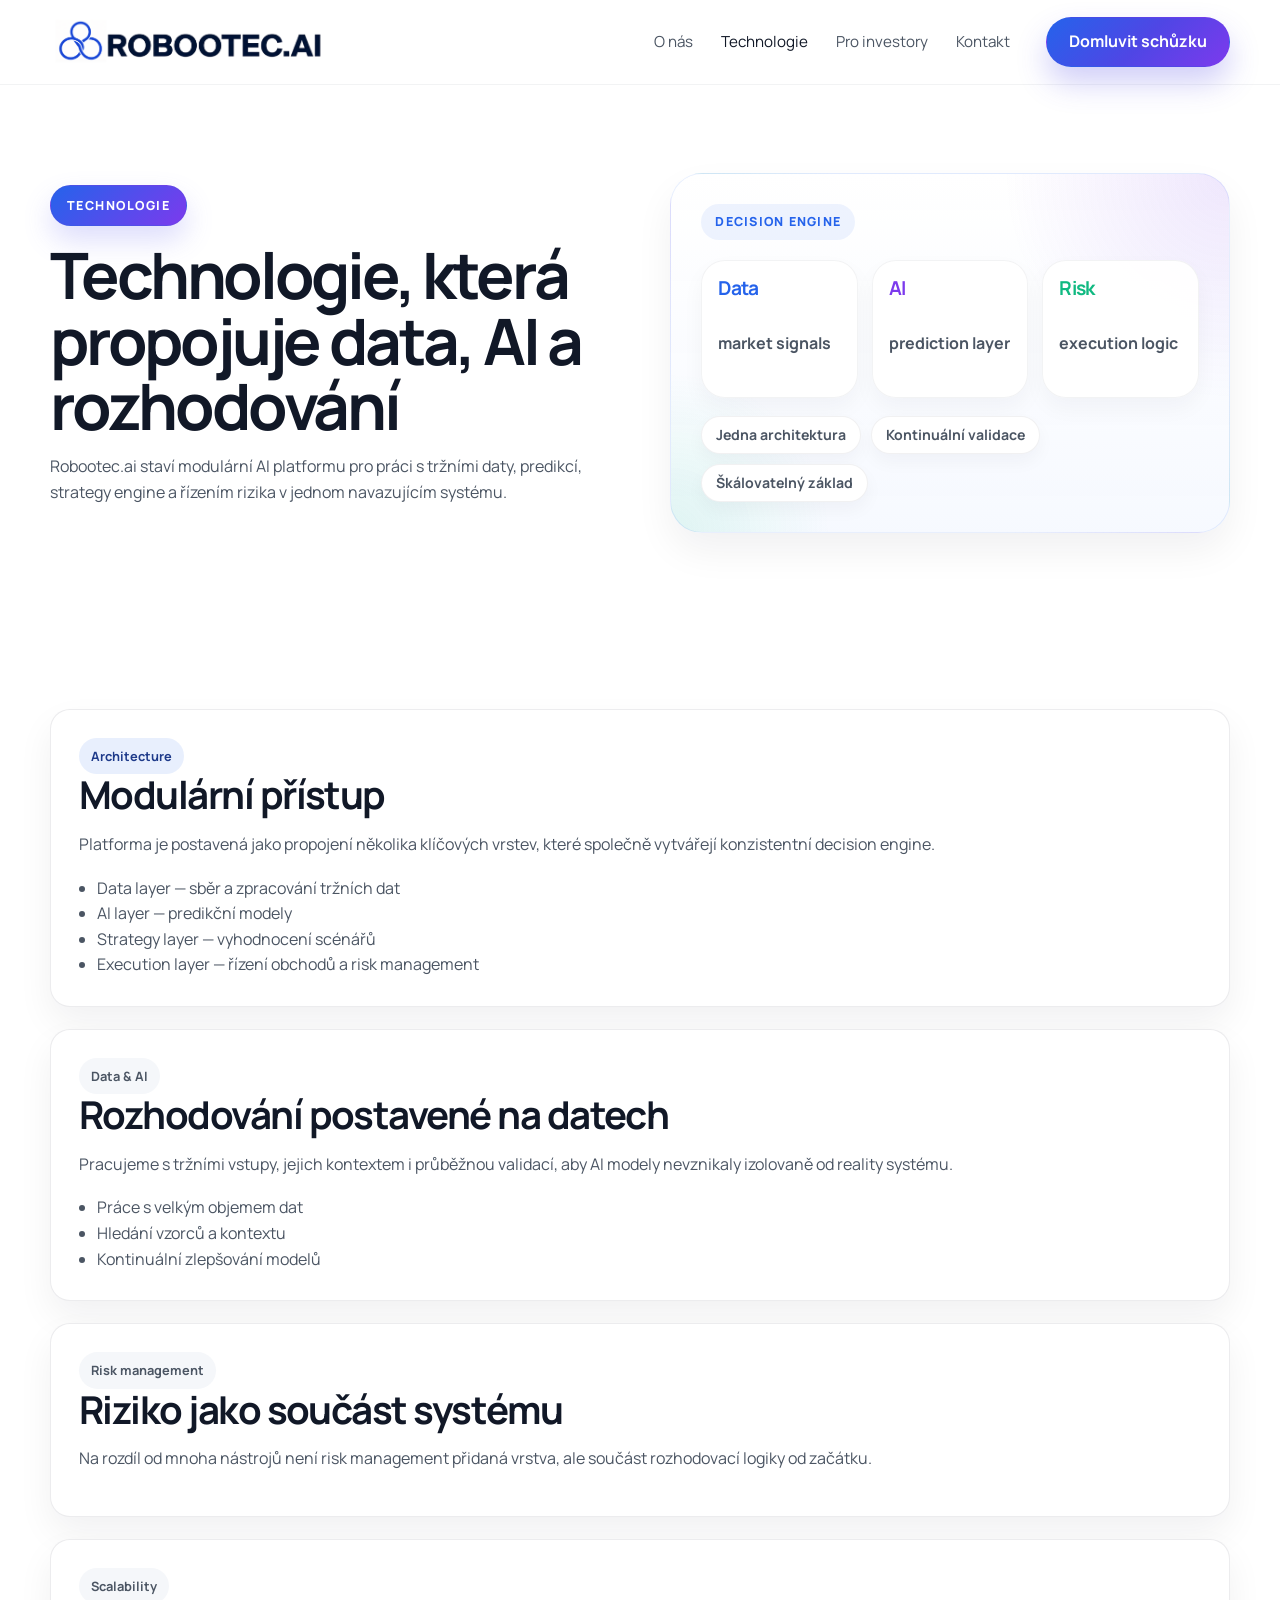
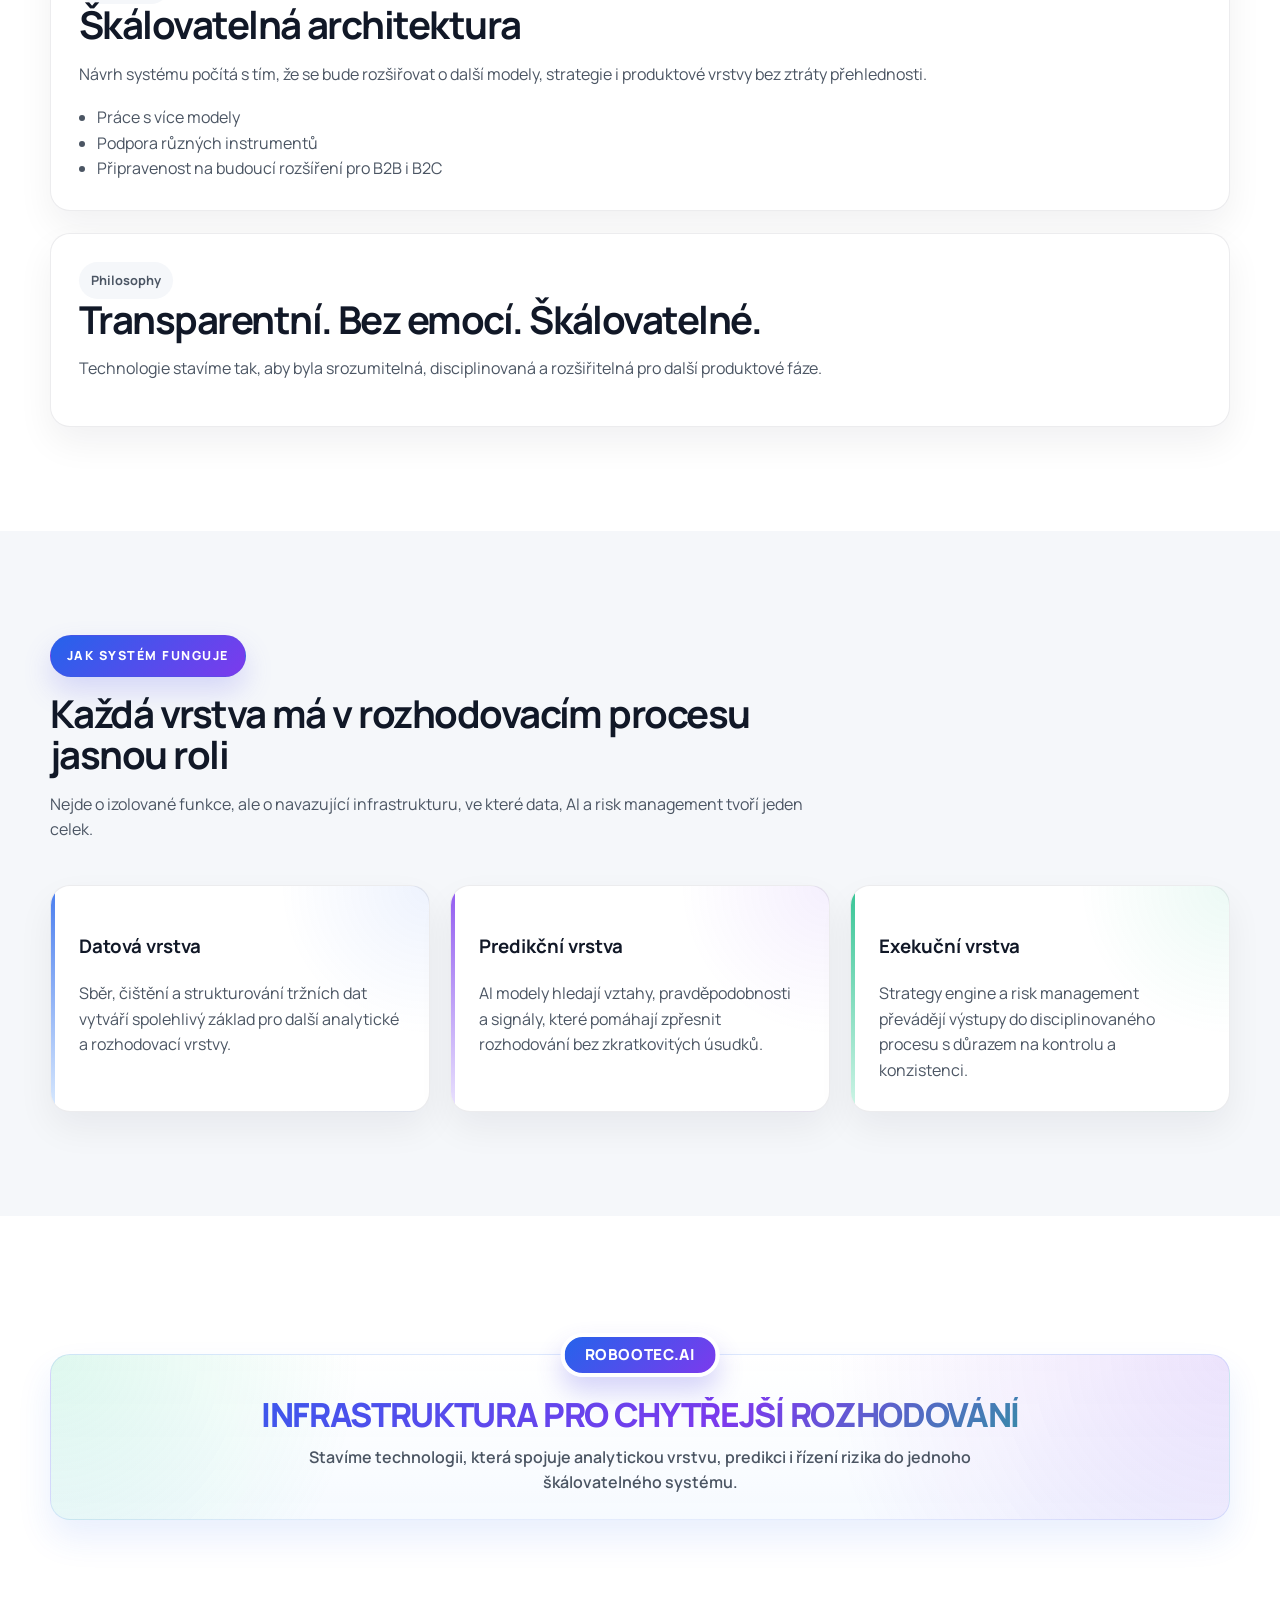
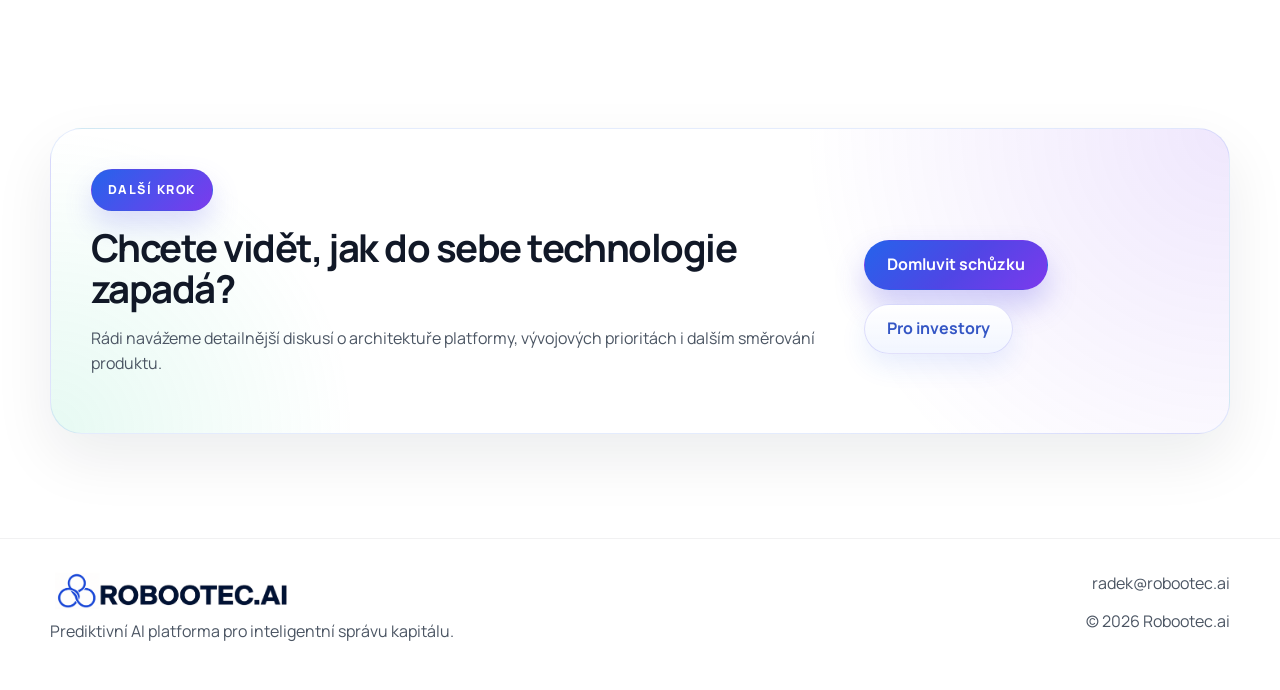
<file: technologie.html>
<!doctype html>
<html lang="cs">
<head>
  <meta charset="utf-8">
  <meta name="viewport" content="width=device-width, initial-scale=1">
  <title>Technologie | Robootec.ai</title>
  <meta name="description" content="Technologie Robootec.ai propojuje tržní data, AI modely, strategy engine a risk management do modulární a škálovatelné architektury.">
  <link rel="preconnect" href="https://fonts.googleapis.com">
  <link rel="preconnect" href="https://fonts.gstatic.com" crossorigin>
  <link href="https://fonts.googleapis.com/css2?family=Manrope:wght@400;500;600;700;800&display=swap" rel="stylesheet">
  <link rel="stylesheet" href="styles.css">
</head>
<body data-page="technology">
  <header class="site-header">
    <div class="container nav-shell">
      <a class="logo" href="index.html" aria-label="Robootec.ai domů">
        <img class="logo-image" src="assets/logo-robootec.png" alt="Robootec.ai logo">
      </a>
      <button class="nav-toggle" type="button" aria-expanded="false" aria-controls="site-nav">
        <span></span>
        <span></span>
      </button>
      <nav id="site-nav" class="site-nav">
        <a href="o-nas.html">O nás</a>
        <a href="technologie.html">Technologie</a>
        <a href="pro-investory.html">Pro investory</a>
        <a href="kontakt.html">Kontakt</a>
      </nav>
      <a class="button button-primary nav-cta" href="kontakt.html">Domluvit schůzku</a>
    </div>
  </header>

  <main>
    <section class="page-hero section">
      <div class="container technology-hero-grid">
        <div class="reveal">
          <span class="eyebrow eyebrow-pill">TECHNOLOGIE</span>
          <h1>Technologie, která propojuje data, AI a rozhodování</h1>
          <p>Robootec.ai staví modulární AI platformu pro práci s tržními daty, predikcí, strategy engine a řízením rizika v jednom navazujícím systému.</p>
        </div>
        <div class="tech-hero-panel reveal reveal-delay-1" aria-hidden="true">
          <span class="tech-hero-label">Decision engine</span>
          <div class="tech-hero-flow">
            <article class="tech-hero-node">
              <strong>Data</strong>
              <span>market signals</span>
            </article>
            <article class="tech-hero-node">
              <strong>AI</strong>
              <span>prediction layer</span>
            </article>
            <article class="tech-hero-node">
              <strong>Risk</strong>
              <span>execution logic</span>
            </article>
          </div>
          <div class="tech-hero-summary">
            <span>Jedna architektura</span>
            <span>Kontinuální validace</span>
            <span>Škálovatelný základ</span>
          </div>
        </div>
      </div>
    </section>

    <section class="section">
      <div class="container technology-stack">
        <article class="tech-layer reveal">
          <span class="chip chip-accent">Architecture</span>
          <h2>Modulární přístup</h2>
          <p>Platforma je postavená jako propojení několika klíčových vrstev, které společně vytvářejí konzistentní decision engine.</p>
          <ul class="feature-list">
            <li>Data layer — sběr a zpracování tržních dat</li>
            <li>AI layer — predikční modely</li>
            <li>Strategy layer — vyhodnocení scénářů</li>
            <li>Execution layer — řízení obchodů a risk management</li>
          </ul>
        </article>
        <article class="tech-layer reveal reveal-delay-1">
          <span class="chip">Data &amp; AI</span>
          <h2>Rozhodování postavené na datech</h2>
          <p>Pracujeme s tržními vstupy, jejich kontextem i průběžnou validací, aby AI modely nevznikaly izolovaně od reality systému.</p>
          <ul class="feature-list">
            <li>Práce s velkým objemem dat</li>
            <li>Hledání vzorců a kontextu</li>
            <li>Kontinuální zlepšování modelů</li>
          </ul>
        </article>
        <article class="tech-layer reveal reveal-delay-2">
          <span class="chip">Risk management</span>
          <h2>Riziko jako součást systému</h2>
          <p>Na rozdíl od mnoha nástrojů není risk management přidaná vrstva, ale součást rozhodovací logiky od začátku.</p>
        </article>
        <article class="tech-layer reveal reveal-delay-3">
          <span class="chip">Scalability</span>
          <h2>Škálovatelná architektura</h2>
          <p>Návrh systému počítá s tím, že se bude rozšiřovat o další modely, strategie i produktové vrstvy bez ztráty přehlednosti.</p>
          <ul class="feature-list">
            <li>Práce s více modely</li>
            <li>Podpora různých instrumentů</li>
            <li>Připravenost na budoucí rozšíření pro B2B i B2C</li>
          </ul>
        </article>
        <article class="tech-layer reveal">
          <span class="chip">Philosophy</span>
          <h2>Transparentní. Bez emocí. Škálovatelné.</h2>
          <p>Technologie stavíme tak, aby byla srozumitelná, disciplinovaná a rozšiřitelná pro další produktové fáze.</p>
        </article>
      </div>
    </section>

    <section class="section section-muted">
      <div class="container">
        <div class="section-heading reveal">
          <span class="eyebrow eyebrow-pill">JAK SYSTÉM FUNGUJE</span>
          <h2>Každá vrstva má v rozhodovacím procesu jasnou roli</h2>
          <p>Nejde o izolované funkce, ale o navazující infrastrukturu, ve které data, AI a risk management tvoří jeden celek.</p>
        </div>
        <div class="card-grid card-grid-three">
          <article class="segment-card segment-card-blue reveal">
            <h3>Datová vrstva</h3>
            <p>Sběr, čištění a strukturování tržních dat vytváří spolehlivý základ pro další analytické a rozhodovací vrstvy.</p>
          </article>
          <article class="segment-card segment-card-purple reveal reveal-delay-1">
            <h3>Predikční vrstva</h3>
            <p>AI modely hledají vztahy, pravděpodobnosti a signály, které pomáhají zpřesnit rozhodování bez zkratkovitých úsudků.</p>
          </article>
          <article class="segment-card segment-card-green reveal reveal-delay-2">
            <h3>Exekuční vrstva</h3>
            <p>Strategy engine a risk management převádějí výstupy do disciplinovaného procesu s důrazem na kontrolu a konzistenci.</p>
          </article>
        </div>
      </div>
    </section>

    <section class="section">
      <div class="container">
        <div class="problem-outcome reveal">
          <span class="problem-outcome-label">ROBOOTEC.AI</span>
          <p class="outcome-highlight">INFRASTRUKTURA PRO CHYTŘEJŠÍ ROZHODOVÁNÍ</p>
          <p class="outcome-detail">Stavíme technologii, která spojuje analytickou vrstvu, predikci i řízení rizika do jednoho škálovatelného systému.</p>
        </div>
      </div>
    </section>

    <section class="section">
      <div class="container">
        <div class="cta-panel reveal">
          <div>
            <span class="eyebrow eyebrow-pill">DALŠÍ KROK</span>
            <h2>Chcete vidět, jak do sebe technologie zapadá?</h2>
            <p>Rádi navážeme detailnější diskusí o architektuře platformy, vývojových prioritách i dalším směrování produktu.</p>
          </div>
          <div class="cta-actions">
            <a class="button button-primary hero-button-primary" href="kontakt.html">Domluvit schůzku</a>
            <a class="button button-secondary hero-button-secondary" href="pro-investory.html">Pro investory</a>
          </div>
        </div>
      </div>
    </section>
  </main>

  <footer class="site-footer">
    <div class="container footer-shell">
      <div>
        <a class="logo footer-logo" href="index.html">
          <img class="logo-image logo-image-footer" src="assets/logo-robootec.png" alt="Robootec.ai logo">
        </a>
        <p class="footer-copy">Prediktivní AI platforma pro inteligentní správu kapitálu.</p>
      </div>
      <div class="footer-contact">
        <a href="mailto:radek@robootec.ai">radek@robootec.ai</a>
        <span>&copy; 2026 Robootec.ai</span>
      </div>
    </div>
  </footer>

  <script src="script.js"></script>
</body>
</html>
</file>
<file: styles.css>
:root {
  --background: #ffffff;
  --surface: #f5f7fa;
  --surface-strong: #eef2ff;
  --text: #111827;
  --muted: #4b5563;
  --line: rgba(17, 24, 39, 0.08);
  --line-strong: rgba(30, 58, 138, 0.18);
  --primary: #1e3a8a;
  --accent: linear-gradient(135deg, #2563eb 0%, #7c3aed 55%, #34d399 100%);
  --shadow-soft: 0 24px 60px rgba(15, 23, 42, 0.08);
  --shadow-card: 0 16px 36px rgba(15, 23, 42, 0.06);
  --radius-lg: 28px;
  --radius-md: 20px;
  --radius-sm: 14px;
  --container: 1180px;
  --nav-height: 84px;
}

*,
*::before,
*::after {
  box-sizing: border-box;
}

html {
  scroll-behavior: smooth;
}

body {
  margin: 0;
  font-family: "Manrope", sans-serif;
  color: var(--text);
  background: var(--background);
  line-height: 1.6;
}

img {
  max-width: 100%;
  display: block;
}

a {
  color: inherit;
  text-decoration: none;
}

button,
input,
select,
textarea {
  font: inherit;
}

main {
  overflow: clip;
}

.container {
  width: min(calc(100% - 40px), var(--container));
  margin: 0 auto;
}

.narrow {
  max-width: 780px;
}

.section {
  padding: 104px 0;
}

.section-muted {
  background: var(--surface);
}

.section-lined {
  position: relative;
}

.section-lined::before {
  content: "";
  position: absolute;
  inset: 48px 0 auto;
  height: 1px;
  background: linear-gradient(90deg, transparent, rgba(37, 99, 235, 0.2), transparent);
}

.site-header {
  position: sticky;
  top: 0;
  z-index: 40;
  background: rgba(255, 255, 255, 0.9);
  backdrop-filter: blur(14px);
  border-bottom: 1px solid rgba(17, 24, 39, 0.05);
}

.nav-shell {
  min-height: var(--nav-height);
  display: flex;
  align-items: center;
  gap: 28px;
}

.logo {
  display: inline-flex;
  align-items: center;
  flex-shrink: 0;
}

.logo-image {
  width: auto;
  height: 48px;
}

.logo-image-footer {
  height: 42px;
}

.site-nav {
  display: flex;
  align-items: center;
  gap: 28px;
  margin-left: auto;
}

.site-nav a {
  font-size: 0.95rem;
  color: var(--muted);
  transition: color 180ms ease;
}

.site-nav a:hover,
.site-nav a:focus-visible,
body[data-page="about"] .site-nav a[href="o-nas.html"],
body[data-page="technology"] .site-nav a[href="technologie.html"],
body[data-page="investors"] .site-nav a[href="pro-investory.html"],
body[data-page="contact"] .site-nav a[href="kontakt.html"] {
  color: var(--text);
}

.nav-toggle {
  display: none;
  width: 48px;
  height: 48px;
  border: 1px solid var(--line);
  border-radius: 16px;
  background: #fff;
  padding: 0;
}

.nav-toggle span {
  display: block;
  width: 18px;
  height: 2px;
  margin: 6px auto;
  background: var(--text);
  transition: transform 180ms ease;
}

.button {
  display: inline-flex;
  align-items: center;
  justify-content: center;
  gap: 10px;
  min-height: 50px;
  padding: 0 22px;
  border-radius: 999px;
  border: 1px solid transparent;
  font-weight: 700;
  transition: transform 180ms ease, box-shadow 180ms ease, border-color 180ms ease;
}

.button:hover,
.button:focus-visible {
  transform: translateY(-1px);
}

.button-primary {
  color: #fff;
  background: var(--primary);
  box-shadow: 0 12px 24px rgba(30, 58, 138, 0.18);
}

.button-secondary {
  color: #fff;
  background: var(--primary);
  box-shadow: 0 12px 24px rgba(30, 58, 138, 0.18);
}

.hero-button-primary {
  background: linear-gradient(135deg, #2563eb 0%, #4f46e5 52%, #7c3aed 100%);
  box-shadow: 0 16px 30px rgba(79, 70, 229, 0.26);
}

.nav-cta {
  margin-left: 8px;
  background: linear-gradient(135deg, #2563eb 0%, #4f46e5 52%, #7c3aed 100%);
  box-shadow: 0 16px 30px rgba(79, 70, 229, 0.26);
}

.hero-button-secondary {
  color: #3456c5;
  background: linear-gradient(180deg, rgba(255, 255, 255, 0.98), rgba(241, 245, 255, 0.96));
  border-color: rgba(79, 70, 229, 0.16);
  box-shadow: 0 12px 26px rgba(37, 99, 235, 0.1);
}

.button-full {
  width: 100%;
}

.button-outline {
  color: #3456c5;
  background: #ffffff;
  border-color: rgba(79, 70, 229, 0.16);
  box-shadow: 0 12px 26px rgba(37, 99, 235, 0.08);
}

.button-light-outline {
  color: #ffffff;
  background: rgba(255, 255, 255, 0.06);
  border-color: rgba(255, 255, 255, 0.3);
  box-shadow: none;
}

.eyebrow {
  display: inline-block;
  margin-bottom: 16px;
  font-size: 0.78rem;
  font-weight: 800;
  letter-spacing: 0.12em;
  text-transform: uppercase;
  color: var(--primary);
}

.eyebrow-pill {
  padding: 10px 16px;
  border-radius: 999px;
  background: linear-gradient(135deg, #2563eb 0%, #7c3aed 100%);
  border: 1px solid rgba(92, 78, 216, 0.28);
  color: #ffffff;
  box-shadow: 0 14px 28px rgba(99, 102, 241, 0.22);
}

.hero {
  padding-top: 72px;
}

.hero-grid,
.validation-grid,
.contact-layout {
  display: grid;
  grid-template-columns: 1.14fr 0.86fr;
  gap: 42px;
  align-items: center;
}

.hero h1,
.page-hero h1 {
  margin: 0;
  font-size: clamp(2.8rem, 5vw, 5.1rem);
  line-height: 1.02;
  letter-spacing: -0.05em;
}

.hero-text,
.page-hero p,
.section-heading p,
.footer-copy,
.cta-panel p,
.info-card p,
.pillar-card p,
.phase-card p,
.segment-card p,
.team-card p,
.story-card p,
.tech-layer p,
.contact-panel p,
.form-header p,
.form-note,
.disclaimer {
  color: var(--muted);
}

.hero-actions,
.cta-actions,
.contact-actions {
  display: flex;
  flex-wrap: wrap;
  gap: 14px;
  margin-top: 32px;
}

.metric-card,
.info-card,
.pillar-card,
.phase-card,
.segment-card,
.team-card,
.story-card,
.tech-layer,
.contact-panel,
.contact-form,
.validation-card {
  background: #fff;
  border: 1px solid var(--line);
  border-radius: var(--radius-md);
  box-shadow: var(--shadow-card);
}

.metric-label,
.label {
  font-size: 0.9rem;
  color: var(--muted);
}

.hero-visual {
  position: relative;
  min-height: 520px;
}

.hero-visual-frame {
  width: 100%;
  max-width: 560px;
  margin-left: auto;
  min-height: auto;
  padding: 16px 14px 8px;
  border-radius: 36px;
  background:
    linear-gradient(180deg, rgba(255, 255, 255, 0.98), rgba(249, 251, 255, 0.96));
  border: 1px solid rgba(30, 58, 138, 0.08);
  box-shadow: 0 18px 40px rgba(15, 23, 42, 0.06);
  overflow: hidden;
}

.hero-stack {
  display: grid;
  gap: 16px;
}

.hero-stack-label {
  font-size: 0.76rem;
  font-weight: 800;
  letter-spacing: 0.12em;
  color: #5b6478;
  text-transform: uppercase;
}

.hero-stack-heading {
  margin: -4px 0 0;
  font-size: clamp(1.2rem, 1.65vw, 1.8rem);
  line-height: 1.08;
  letter-spacing: -0.05em;
  color: #111827;
}

.hero-stack-cards {
  display: grid;
  grid-template-columns: repeat(3, minmax(0, 1fr));
  gap: 12px;
}

.hero-stack-card {
  min-height: 118px;
  padding: 18px 16px 16px;
  border-radius: 22px;
  border: 1px solid rgba(30, 58, 138, 0.1);
  background: linear-gradient(180deg, #fbfdff 0%, #f7faff 100%);
  box-shadow: 0 8px 24px rgba(15, 23, 42, 0.03);
  display: flex;
  flex-direction: column;
  justify-content: space-between;
}

.hero-stack-card-title {
  display: block;
  margin-bottom: 10px;
  font-size: 0.7rem;
  font-weight: 800;
  letter-spacing: 0.12em;
  color: #5b6478;
  text-transform: uppercase;
}

.hero-stack-value {
  display: flex;
  align-items: baseline;
  gap: 4px;
  flex-wrap: wrap;
}

.hero-stack-plus,
.hero-stack-percent {
  font-size: clamp(1.2rem, 1.5vw, 1.45rem);
  line-height: 1;
  letter-spacing: -0.03em;
}

.hero-stack-number {
  font-size: clamp(1.6rem, 2vw, 2rem);
  line-height: 0.95;
  letter-spacing: -0.05em;
}

.hero-stack-card:nth-child(1) .hero-stack-value,
.hero-stack-card:nth-child(1) .hero-stack-plus,
.hero-stack-card:nth-child(1) .hero-stack-number,
.hero-stack-card:nth-child(1) .hero-stack-percent {
  color: #2563eb;
}

.hero-stack-card:nth-child(2) .hero-stack-value,
.hero-stack-card:nth-child(2) .hero-stack-plus,
.hero-stack-card:nth-child(2) .hero-stack-number,
.hero-stack-card:nth-child(2) .hero-stack-percent {
  color: #7c3aed;
}

.hero-stack-card:nth-child(3) .hero-stack-value,
.hero-stack-card:nth-child(3) .hero-stack-plus,
.hero-stack-card:nth-child(3) .hero-stack-number,
.hero-stack-card:nth-child(3) .hero-stack-percent {
  color: #10b981;
}

.hero-stack-curve {
  position: relative;
  min-height: 148px;
  margin-top: 0;
  border-radius: 28px 28px 0 0;
  overflow: hidden;
}

.hero-stack-curve::before {
  content: "";
  position: absolute;
  inset: 0;
  background:
    radial-gradient(circle at 82% 78%, rgba(59, 130, 246, 0.12), transparent 12%),
    radial-gradient(circle at 94% 92%, rgba(124, 58, 237, 0.16), transparent 10%);
}

.hero-stack-curve::after {
  content: "";
  position: absolute;
  left: 0;
  right: -2%;
  bottom: 10px;
  height: 106px;
  background: linear-gradient(90deg, #2563eb 0%, #4f46e5 48%, #7c3aed 72%, #4fd1a5 100%);
  clip-path: polygon(0% 84%, 8% 78%, 16% 72%, 24% 71%, 31% 63%, 39% 53%, 47% 54%, 55% 44%, 63% 31%, 71% 28%, 79% 24%, 88% 18%, 100% 16%, 100% 22%, 88% 24%, 79% 30%, 71% 35%, 63% 39%, 55% 51%, 47% 59%, 39% 68%, 31% 75%, 24% 82%, 16% 84%, 8% 90%, 0% 96%);
  border-radius: 999px;
}

.hero-stack-glow {
  position: absolute;
  right: 28px;
  bottom: -14px;
  width: 84px;
  height: 84px;
  border-radius: 50%;
  background: radial-gradient(circle, rgba(129, 140, 248, 0.22) 0%, rgba(96, 165, 250, 0.14) 32%, transparent 72%);
}

.dashboard-card {
  position: absolute;
  border-radius: 32px;
  background: #fff;
  border: 1px solid rgba(30, 58, 138, 0.12);
  box-shadow: var(--shadow-soft);
}

.dashboard-card-main {
  inset: 26px 90px 40px 0;
  padding: 28px;
}

.problem-card {
  display: flex;
  flex-direction: column;
  gap: 16px;
  align-items: center;
  text-align: center;
}

.problem-card h3 {
  margin: 0;
  font-size: 1rem;
  line-height: 1.2;
  letter-spacing: 0.08em;
  text-transform: uppercase;
}

.problem-icon {
  width: 88px;
  height: 88px;
  object-fit: contain;
}

.problem-outcome {
  position: relative;
  display: block;
  margin-top: 34px;
  width: 100%;
  padding: 42px 28px 24px;
  border-radius: var(--radius-md);
  border: 1px solid rgba(37, 99, 235, 0.12);
  background:
    radial-gradient(circle at top left, rgba(52, 211, 153, 0.16), transparent 26%),
    radial-gradient(circle at top right, rgba(124, 58, 237, 0.14), transparent 34%),
    linear-gradient(180deg, rgba(255, 255, 255, 0.98), rgba(246, 250, 255, 0.96)) !important;
  box-shadow: 0 18px 34px rgba(37, 99, 235, 0.1);
  overflow: visible;
}

.problem-outcome-label {
  display: inline-flex;
  align-items: center;
  justify-content: center;
  min-height: 44px;
  padding: 0 20px;
  position: absolute;
  top: -22px;
  left: 50%;
  transform: translateX(-50%);
  border-radius: 999px;
  background: linear-gradient(135deg, #2563eb 0%, #7c3aed 100%);
  color: #fff;
  font-size: 0.95rem;
  font-weight: 800;
  letter-spacing: 0.04em;
  text-transform: uppercase;
  box-shadow: 0 14px 26px rgba(79, 70, 229, 0.24);
  border: 4px solid #ffffff;
  z-index: 2;
}

.problem-outcome p {
  margin: 0;
  font-size: 0.96rem;
  font-weight: 700;
  line-height: 1.5;
  text-align: center;
}

.problem-outcome .outcome-highlight,
.pillar-outcome .outcome-highlight {
  margin: 0;
  display: block;
  font-size: clamp(1.45rem, 2.6vw, 2.25rem) !important;
  line-height: 1.08;
  letter-spacing: -0.04em;
  font-weight: 800 !important;
  background: linear-gradient(135deg, #2563eb 0%, #7c3aed 58%, #10b981 100%);
  -webkit-background-clip: text;
  background-clip: text;
  color: transparent !important;
}

.outcome-detail {
  margin: 12px auto 0 !important;
  max-width: 760px;
  color: #4b5563 !important;
  font-size: 1rem !important;
  font-weight: 600 !important;
  line-height: 1.55 !important;
}

.dashboard-card-side {
  right: 0;
  bottom: 22px;
  width: 230px;
  padding: 24px;
}

.dashboard-header,
.dashboard-stats {
  display: flex;
  justify-content: space-between;
  gap: 12px;
  align-items: center;
}

.dashboard-stats {
  margin-top: 24px;
}

.chip {
  display: inline-flex;
  padding: 8px 12px;
  border-radius: 999px;
  background: var(--surface);
  color: var(--muted);
  font-size: 0.8rem;
  font-weight: 700;
}

.chip-accent {
  background: rgba(37, 99, 235, 0.1);
  color: var(--primary);
}

.chart-shell,
.mini-chart {
  position: relative;
  margin-top: 28px;
  height: 260px;
  border-radius: 24px;
  background:
    linear-gradient(180deg, rgba(124, 58, 237, 0.08), rgba(255, 255, 255, 0)),
    #f8fafc;
  overflow: hidden;
}

.chart-grid,
.mini-chart::before {
  position: absolute;
  inset: 0;
  background-image:
    linear-gradient(rgba(17, 24, 39, 0.04) 1px, transparent 1px),
    linear-gradient(90deg, rgba(17, 24, 39, 0.04) 1px, transparent 1px);
  background-size: 100% 25%, 16.66% 100%;
  content: "";
}

.chart-line,
.mini-chart-line {
  position: absolute;
  left: 7%;
  right: 6%;
  bottom: 22%;
  height: 3px;
  background: linear-gradient(90deg, #2563eb 0%, #7c3aed 60%, #34d399 100%);
  transform: skewY(-14deg);
  border-radius: 999px;
  box-shadow: 0 0 0 6px rgba(124, 58, 237, 0.06);
}

.mini-stack,
.feature-list {
  margin: 18px 0 0;
  padding-left: 18px;
  color: var(--muted);
}

.section-heading {
  max-width: 760px;
  margin-bottom: 42px;
}

.about-timeline-heading {
  margin-bottom: 28px;
}

.section-heading h2,
.cta-panel h2,
.tech-layer h2,
.story-card h2,
.contact-panel h2,
.form-header h2 {
  margin: 0 0 14px;
  font-size: clamp(2rem, 3vw, 3.1rem);
  line-height: 1.08;
  letter-spacing: -0.04em;
}

.card-grid {
  display: grid;
  gap: 20px;
}

.card-grid-four {
  grid-template-columns: repeat(4, minmax(0, 1fr));
}

.card-grid-two,
.card-grid-three,
.phase-grid,
.investor-grid {
  grid-template-columns: repeat(2, minmax(0, 1fr));
  display: grid;
  gap: 20px;
}

.card-grid-three {
  grid-template-columns: repeat(3, minmax(0, 1fr));
}

.phase-grid {
  grid-template-columns: repeat(3, minmax(0, 1fr));
}

.info-card,
.pillar-card,
.phase-card,
.segment-card,
.team-card,
.story-card,
.tech-layer {
  padding: 28px;
}

.icon-badge,
.phase-label,
.story-year {
  display: inline-flex;
  align-items: center;
  justify-content: center;
  min-width: 52px;
  min-height: 32px;
  padding: 0 14px;
  border-radius: 999px;
  background: rgba(30, 58, 138, 0.08);
  color: var(--primary);
  font-weight: 800;
  font-size: 0.82rem;
}

.split-section {
  display: grid;
  gap: 30px;
}

.pillar-grid,
.team-grid {
  display: grid;
  gap: 20px;
}

.pillar-grid {
  grid-template-columns: repeat(2, minmax(0, 1fr));
  position: relative;
  gap: 28px;
  padding-top: 34px;
  grid-auto-rows: 1fr;
}

.pillar-grid::before {
  content: "";
  position: absolute;
  left: 16%;
  right: 16%;
  top: calc(50% + 18px);
  height: 3px;
  border-radius: 999px;
  background: linear-gradient(90deg, rgba(37, 99, 235, 0.22), rgba(124, 58, 237, 0.4), rgba(37, 99, 235, 0.22));
  z-index: 0;
  pointer-events: none;
}

.pillar-grid::after {
  content: "";
  position: absolute;
  left: 16%;
  right: 16%;
  top: 18px;
  height: 3px;
  border-radius: 999px;
  background: linear-gradient(90deg, rgba(37, 99, 235, 0.22), rgba(124, 58, 237, 0.4), rgba(37, 99, 235, 0.22));
  z-index: 0;
  pointer-events: none;
}

.pillar-card {
  position: relative;
  z-index: 1;
  padding-top: 42px;
  text-align: center;
}

.pillar-icon {
  width: 64px;
  height: 64px;
  margin: 0 auto 14px;
  object-fit: contain;
}

.pillar-step {
  display: inline-flex;
  align-items: center;
  justify-content: center;
  width: 38px;
  height: 38px;
  position: absolute;
  top: -18px;
  left: 50%;
  transform: translateX(-50%);
  border-radius: 999px;
  background: linear-gradient(135deg, #2563eb 0%, #7c3aed 100%);
  color: #fff;
  font-weight: 800;
  box-shadow: 0 12px 24px rgba(99, 102, 241, 0.2);
  border: 4px solid #ffffff;
}

.pillar-outcome {
  position: relative;
  margin-top: 34px;
  padding: 42px 30px 28px;
  border-radius: var(--radius-md);
  border: 1px solid rgba(37, 99, 235, 0.12);
  background:
    radial-gradient(circle at top left, rgba(52, 211, 153, 0.16), transparent 26%),
    radial-gradient(circle at top right, rgba(124, 58, 237, 0.14), transparent 34%),
    linear-gradient(180deg, rgba(255, 255, 255, 0.98), rgba(246, 250, 255, 0.96));
  box-shadow: 0 18px 34px rgba(37, 99, 235, 0.1);
  text-align: center;
}

.pillar-outcome::before {
  content: "";
  position: absolute;
  top: -34px;
  left: 50%;
  width: 3px;
  height: 34px;
  transform: translateX(-50%);
  border-radius: 999px;
  background: linear-gradient(180deg, rgba(124, 58, 237, 0.4), rgba(37, 99, 235, 0.18));
}

.pillar-outcome-label {
  display: inline-flex;
  align-items: center;
  justify-content: center;
  min-height: 44px;
  padding: 0 20px;
  position: absolute;
  top: -22px;
  left: 50%;
  transform: translateX(-50%);
  border-radius: 999px;
  background: linear-gradient(135deg, #2563eb 0%, #7c3aed 100%);
  color: #fff;
  font-size: 0.95rem;
  font-weight: 800;
  letter-spacing: 0.04em;
  text-transform: uppercase;
  box-shadow: 0 14px 26px rgba(79, 70, 229, 0.24);
  border: 4px solid #ffffff;
}

.pillar-outcome p {
  margin: 16px 0 0;
  font-size: 1.05rem;
  font-weight: 700;
  color: #1f2f6b;
}

.timeline {
  display: grid;
  grid-template-columns: repeat(3, minmax(0, 1fr));
  gap: 24px;
}

.timeline-step {
  position: relative;
  padding: 28px 28px 30px;
  background: #fff;
  border: 1px solid var(--line);
  border-radius: var(--radius-md);
  box-shadow: var(--shadow-card);
  overflow: hidden;
}

.timeline-step::before {
  content: "";
  position: absolute;
  inset: 0 auto 0 0;
  width: 4px;
  height: 100%;
  background: rgba(37, 99, 235, 0.18);
}

.timeline-keyword {
  display: inline-flex;
  align-items: center;
  justify-content: center;
  min-height: 38px;
  padding: 0 16px;
  border-radius: 999px;
  background: rgba(37, 99, 235, 0.1);
  color: #2563eb;
  font-size: 0.78rem;
  letter-spacing: 0.12em;
  text-transform: uppercase;
  font-weight: 800;
  box-shadow: 0 10px 22px rgba(37, 99, 235, 0.08);
}

.timeline-step h3 {
  margin: 18px 0 12px;
  font-size: 1.6rem;
  line-height: 1.12;
  letter-spacing: -0.04em;
}

.timeline-step p {
  margin: 14px 0 0;
}

.timeline-list {
  margin-top: 18px;
  padding-left: 20px;
}

.timeline-list li + li {
  margin-top: 10px;
}

.timeline-step-blue {
  background:
    radial-gradient(circle at top right, rgba(37, 99, 235, 0.08), transparent 34%),
    #ffffff;
}

.timeline-step-blue::before {
  background: linear-gradient(180deg, rgba(37, 99, 235, 0.85), rgba(59, 130, 246, 0.24));
}

.timeline-step-blue .timeline-keyword {
  background: rgba(37, 99, 235, 0.1);
  color: #2563eb;
}

.timeline-step-purple {
  background:
    radial-gradient(circle at top right, rgba(124, 58, 237, 0.08), transparent 34%),
    #ffffff;
}

.timeline-step-purple::before {
  background: linear-gradient(180deg, rgba(124, 58, 237, 0.84), rgba(167, 139, 250, 0.24));
}

.timeline-step-purple .timeline-keyword {
  background: rgba(124, 58, 237, 0.1);
  color: #7c3aed;
}

.timeline-step-green {
  background:
    radial-gradient(circle at top right, rgba(16, 185, 129, 0.08), transparent 34%),
    #ffffff;
}

.timeline-step-green::before {
  background: linear-gradient(180deg, rgba(16, 185, 129, 0.84), rgba(52, 211, 153, 0.24));
}

.timeline-step-green .timeline-keyword {
  background: rgba(16, 185, 129, 0.1);
  color: #059669;
}

.validation-card {
  padding: 28px;
}

.validation-grid {
  grid-template-columns: 1.02fr 0.88fr;
  gap: 34px;
  align-items: start;
}

.validation-card-visual {
  width: 100%;
  max-width: 620px;
  justify-self: end;
  padding: 18px;
  background:
    linear-gradient(180deg, rgba(255, 255, 255, 0.98), rgba(249, 252, 255, 0.96));
  border: 1px solid rgba(17, 24, 39, 0.05);
  box-shadow: 0 12px 24px rgba(15, 23, 42, 0.05);
}

.mini-chart-meta {
  display: flex;
  gap: 24px;
  margin-top: 24px;
}

.validation-list,
.segment-list {
  margin-top: 18px;
}

.validation-copy {
  max-width: none;
}

.validation-mini-grid {
  display: grid;
  grid-template-columns: repeat(3, minmax(0, 1fr));
  gap: 14px;
  margin-top: 22px;
}

.validation-mini-card {
  padding: 18px 18px 16px;
  border-radius: 20px;
  border: 1px solid rgba(17, 24, 39, 0.05);
  background: #ffffff;
  box-shadow: 0 10px 20px rgba(15, 23, 42, 0.04);
}

.validation-mini-card h3 {
  margin: 0 0 10px;
  font-size: 1rem;
  line-height: 1.15;
  letter-spacing: -0.03em;
}

.validation-mini-card p {
  margin: 0;
  font-size: 0.95rem;
  line-height: 1.5;
}

.validation-mini-blue {
  background:
    radial-gradient(circle at top right, rgba(37, 99, 235, 0.08), transparent 34%),
    #ffffff;
}

.validation-mini-purple {
  background:
    radial-gradient(circle at top right, rgba(124, 58, 237, 0.08), transparent 34%),
    #ffffff;
}

.validation-mini-green {
  background:
    radial-gradient(circle at top right, rgba(16, 185, 129, 0.08), transparent 34%),
    #ffffff;
}

.validation-graph-shell {
  display: grid;
  gap: 18px;
}

.validation-micro-label {
  display: inline-flex;
  align-items: center;
  min-height: 34px;
  padding: 0 14px;
  border-radius: 999px;
  background: rgba(16, 185, 129, 0.1);
  color: #059669;
  font-size: 0.78rem;
  font-weight: 800;
  letter-spacing: 0.08em;
  text-transform: uppercase;
  justify-self: start;
}

.validation-graph-header {
  display: flex;
  align-items: center;
  justify-content: space-between;
  gap: 14px;
}

.validation-graph-header h3 {
  margin: 0;
  flex: 1;
  font-size: clamp(1.35rem, 2vw, 1.95rem);
  line-height: 1.06;
  letter-spacing: -0.04em;
}

.validation-graph-icon {
  display: inline-flex;
  align-items: center;
  justify-content: center;
  width: 54px;
  height: 54px;
  border-radius: 16px;
  background: linear-gradient(135deg, rgba(16, 185, 129, 0.14), rgba(52, 211, 153, 0.24));
  color: #059669;
  font-size: 1.8rem;
  font-weight: 800;
}

.validation-status {
  display: inline-flex;
  align-items: center;
  gap: 8px;
  min-height: 38px;
  padding: 0 14px;
  border-radius: 999px;
  background: rgba(16, 185, 129, 0.08);
  color: #4b5563;
  font-size: 0.82rem;
  font-weight: 700;
}

.validation-status::after {
  content: "";
  width: 10px;
  height: 10px;
  border-radius: 50%;
  background: #22c55e;
  box-shadow: 0 0 0 6px rgba(34, 197, 94, 0.08);
}

.validation-chart {
  position: relative;
  min-height: 458px;
  padding: 82px 24px 58px 64px;
  border-radius: 28px;
  background:
    linear-gradient(180deg, rgba(255, 255, 255, 0.98), rgba(248, 252, 249, 0.96));
  border: 1px solid rgba(17, 24, 39, 0.05);
  overflow: hidden;
}

.validation-grid-lines {
  position: absolute;
  inset: 78px 22px 58px 60px;
  background-image:
    linear-gradient(rgba(17, 24, 39, 0.06) 1px, transparent 1px),
    linear-gradient(90deg, rgba(17, 24, 39, 0.05) 1px, transparent 1px);
  background-size: 100% 33.33%, 16.66% 100%;
  border-left: 1px solid rgba(17, 24, 39, 0.06);
  border-bottom: 1px solid rgba(17, 24, 39, 0.06);
}

.validation-axis {
  position: absolute;
  color: #6b7280;
  font-size: 0.9rem;
  font-weight: 600;
}

.validation-axis-y {
  top: 78px;
  bottom: 58px;
  left: 16px;
  display: flex;
  flex-direction: column;
  justify-content: space-between;
  text-align: right;
}

.validation-axis-x {
  left: 60px;
  right: 22px;
  bottom: 18px;
  display: flex;
  justify-content: space-between;
}

.validation-chart-svg {
  position: absolute;
  inset: 78px 22px 58px 60px;
  width: calc(100% - 82px);
  height: calc(100% - 136px);
  overflow: visible;
}

.validation-line {
  fill: none;
  stroke: #22a75f;
  stroke-width: 4;
  stroke-linecap: round;
  stroke-linejoin: round;
  filter: drop-shadow(0 8px 14px rgba(34, 167, 95, 0.12));
  stroke-dasharray: 1200;
  stroke-dashoffset: 1200;
}

.validation-area {
  fill: url(#validationArea);
  opacity: 0;
}

.validation-point {
  fill: #ffffff;
  stroke: #22a75f;
  stroke-width: 4;
  opacity: 0;
  filter: drop-shadow(0 0 0 rgba(34, 167, 95, 0));
}

.validation-value-card {
  position: absolute;
  top: 50px;
  left: 78px;
  z-index: 2;
  min-width: 198px;
  padding: 16px 18px 14px;
  border-radius: 22px;
  background: rgba(255, 255, 255, 0.94);
  border: 1px solid rgba(17, 24, 39, 0.04);
  box-shadow: 0 18px 32px rgba(15, 23, 42, 0.08);
  backdrop-filter: blur(8px);
  opacity: 0;
  transform: translateY(12px);
}

.validation-value-label {
  display: block;
  margin-bottom: 10px;
  color: #6b7280;
  font-size: 0.85rem;
  font-weight: 800;
  letter-spacing: 0.08em;
  text-transform: uppercase;
}

.validation-value-card strong {
  display: block;
  font-size: clamp(1.8rem, 2.5vw, 2.7rem);
  line-height: 1;
  letter-spacing: -0.05em;
  color: #22a75f;
}

.validation-value-meta {
  display: flex;
  align-items: center;
  gap: 14px;
  margin-top: 14px;
  flex-wrap: wrap;
}

.validation-value-meta span:first-child {
  display: inline-flex;
  align-items: center;
  min-height: 34px;
  padding: 0 12px;
  border-radius: 999px;
  background: rgba(34, 167, 95, 0.1);
  color: #22a75f;
  font-weight: 800;
}

.validation-value-meta span:last-child {
  color: #6b7280;
  font-weight: 700;
}

.validation-stats-row {
  display: grid;
  grid-template-columns: repeat(3, minmax(0, 1fr));
  gap: 14px;
}

.validation-stat-item {
  display: flex;
  align-items: center;
  gap: 16px;
  min-height: 104px;
  padding: 16px 18px;
  border-radius: 24px;
  background: rgba(255, 255, 255, 0.92);
  border: 1px solid rgba(17, 24, 39, 0.04);
}

.validation-stat-icon {
  display: inline-flex;
  align-items: center;
  justify-content: center;
  width: 56px;
  height: 56px;
  border-radius: 50%;
  background: rgba(34, 167, 95, 0.1);
  color: #22a75f;
  font-size: 1.9rem;
  font-weight: 800;
  flex-shrink: 0;
}

.validation-stat-label {
  display: block;
  margin-bottom: 8px;
  color: #6b7280;
  font-size: 0.84rem;
  font-weight: 800;
  letter-spacing: 0.05em;
  text-transform: uppercase;
}

.validation-stat-item strong {
  display: block;
  font-size: 1.9rem;
  line-height: 1;
  letter-spacing: -0.04em;
  color: #111827;
}

.validation-card.in-view .validation-line {
  animation: draw-validation-line 1.8s ease forwards;
}

.validation-card.in-view .validation-area {
  animation: fade-validation-area 1.2s ease 0.35s forwards;
}

.validation-card.in-view .validation-point {
  animation: pop-validation-point 0.5s ease 1.35s forwards;
}

.validation-card.in-view .validation-value-card {
  animation: float-validation-card 0.65s ease 0.3s forwards;
}

.segment-card {
  position: relative;
  overflow: hidden;
}

.segment-card::before {
  content: "";
  position: absolute;
  inset: 0 auto 0 0;
  width: 4px;
  border-radius: 999px;
  background: rgba(37, 99, 235, 0.18);
}

.segment-card h4 {
  margin: 8px 0 12px;
  font-size: 1rem;
  font-weight: 700;
  color: var(--muted);
}

.segment-card p {
  margin: 0;
}

.about-approach-lead {
  max-width: 880px;
  font-size: clamp(1.08rem, 1.5vw, 1.28rem);
  line-height: 1.6;
  color: #1f2f6b !important;
  font-weight: 700;
}

.segment-card-green {
  background:
    radial-gradient(circle at top right, rgba(16, 185, 129, 0.08), transparent 34%),
    #ffffff;
}

.segment-card-green::before {
  background: linear-gradient(180deg, rgba(16, 185, 129, 0.84), rgba(52, 211, 153, 0.24));
}

.segment-card-purple {
  background:
    radial-gradient(circle at top right, rgba(124, 58, 237, 0.08), transparent 34%),
    #ffffff;
}

.segment-card-purple::before {
  background: linear-gradient(180deg, rgba(124, 58, 237, 0.84), rgba(167, 139, 250, 0.24));
}

.segment-card-blue {
  background:
    radial-gradient(circle at top right, rgba(37, 99, 235, 0.08), transparent 34%),
    #ffffff;
}

.segment-card-blue::before {
  background: linear-gradient(180deg, rgba(37, 99, 235, 0.84), rgba(96, 165, 250, 0.24));
}

.avatar-placeholder {
  display: inline-flex;
  align-items: center;
  justify-content: center;
  width: 86px;
  height: 86px;
  border-radius: 24px;
  background: linear-gradient(135deg, rgba(37, 99, 235, 0.16), rgba(99, 102, 241, 0.18));
  color: #3258b9;
  font-weight: 800;
  font-size: 1.65rem;
  letter-spacing: -0.03em;
  box-shadow: 0 14px 24px rgba(37, 99, 235, 0.12);
  border: 1px solid rgba(79, 70, 229, 0.08);
}

.team-photo {
  width: 86px;
  height: 86px;
  border-radius: 24px;
  object-fit: cover;
  object-position: center 22%;
  filter: grayscale(1) sepia(0.3) hue-rotate(198deg) saturate(2.1) brightness(0.98) contrast(1.05);
  box-shadow: 0 14px 24px rgba(15, 23, 42, 0.12);
  border: 1px solid rgba(17, 24, 39, 0.06);
}

.team-grid {
  grid-template-columns: repeat(3, minmax(0, 1fr));
}

.about-hero-grid {
  display: grid;
  grid-template-columns: 0.95fr 1.05fr;
  gap: 42px;
  align-items: center;
}

.about-hero-visual {
  position: relative;
  overflow: hidden;
  border-radius: 32px;
  box-shadow: var(--shadow-soft);
  border: 1px solid rgba(17, 24, 39, 0.06);
}

.about-hero-image {
  width: 100%;
  height: 100%;
  min-height: 540px;
  object-fit: cover;
  object-position: center 57%;
  transform: scale(1.12);
  transform-origin: center center;
  filter: saturate(0.84) contrast(0.94) brightness(1.02);
}

.about-hero-caption {
  position: absolute;
  left: 24px;
  bottom: 22px;
  display: inline-flex;
  align-items: center;
  min-height: 34px;
  padding: 0 14px;
  border-radius: 999px;
  background: rgba(255, 255, 255, 0.82);
  border: 1px solid rgba(17, 24, 39, 0.06);
  backdrop-filter: blur(8px);
  color: #4b5563;
  font-size: 0.82rem;
  font-weight: 700;
  letter-spacing: 0.02em;
  box-shadow: 0 10px 20px rgba(15, 23, 42, 0.06);
}

.about-timeline {
  position: relative;
  display: grid;
  gap: 28px;
}

.about-timeline::before {
  content: "";
  position: absolute;
  top: 18px;
  bottom: 18px;
  left: 72px;
  width: 2px;
  background: linear-gradient(180deg, rgba(37, 99, 235, 0.28), rgba(124, 58, 237, 0.22), rgba(16, 185, 129, 0.24));
}

.about-timeline-item {
  position: relative;
  display: grid;
  grid-template-columns: 144px minmax(0, 1fr);
  gap: 24px;
  align-items: start;
}

.about-timeline-rail {
  position: relative;
  display: flex;
  justify-content: center;
  min-height: 100%;
  z-index: 1;
}

.about-timeline .story-year {
  min-width: 104px;
  min-height: 42px;
  padding: 0 20px;
  background: linear-gradient(135deg, #2563eb 0%, #7c3aed 100%);
  color: #ffffff;
  box-shadow: 0 14px 26px rgba(79, 70, 229, 0.18);
  border: 4px solid #ffffff;
}

.about-story-card {
  padding-left: 28px;
}

.about-story-card::before {
  display: none;
}

.about-story-card h2 {
  margin-top: 0;
}

.about-story-card p {
  margin: 14px 0 0;
}

.about-list {
  margin-top: 14px;
}

.about-story-card-current {
  position: relative;
  border-color: rgba(79, 70, 229, 0.14);
  background:
    radial-gradient(circle at top right, rgba(124, 58, 237, 0.12), transparent 30%),
    radial-gradient(circle at bottom left, rgba(52, 211, 153, 0.12), transparent 22%),
    linear-gradient(180deg, rgba(255, 255, 255, 0.99), rgba(245, 249, 255, 0.98));
  box-shadow: 0 22px 42px rgba(79, 70, 229, 0.08);
}

.about-story-status {
  display: inline-flex;
  align-items: center;
  min-height: 34px;
  padding: 0 14px;
  margin-bottom: 14px;
  border-radius: 999px;
  background: rgba(79, 70, 229, 0.1);
  color: #5b4fd4;
  font-size: 0.78rem;
  font-weight: 800;
  letter-spacing: 0.08em;
  text-transform: uppercase;
}

.about-story-notes {
  display: grid;
  gap: 14px;
  margin-top: 22px;
}

.about-story-note {
  padding: 18px 18px 16px;
  border-radius: 20px;
  background: rgba(255, 255, 255, 0.84);
  border: 1px solid rgba(17, 24, 39, 0.05);
  box-shadow: 0 10px 20px rgba(15, 23, 42, 0.04);
}

.about-story-note h3 {
  margin: 0;
  font-size: 1rem;
  line-height: 1.25;
  letter-spacing: -0.02em;
}

.about-story-note p {
  margin-top: 10px;
}

.about-team-grid {
  display: grid;
  grid-template-columns: repeat(2, minmax(0, 1fr));
  gap: 20px;
}

.about-team-card {
  align-items: flex-start;
}

.team-photo-neutral {
  filter: grayscale(1) brightness(1.02) contrast(0.96);
}

.team-description {
  margin-top: 10px !important;
  color: var(--muted);
  line-height: 1.55;
}

.team-card {
  display: flex;
  flex-direction: row;
  align-items: center;
  gap: 18px;
}

.team-copy {
  min-width: 0;
}

.team-card h3 {
  margin: 0 0 8px;
}

.team-card p {
  margin: 0;
}

.cta-panel {
  display: flex;
  justify-content: space-between;
  gap: 24px;
  align-items: center;
  padding: 40px;
  border-radius: 32px;
  border: 1px solid rgba(37, 99, 235, 0.12);
  background:
    radial-gradient(circle at top right, rgba(124, 58, 237, 0.12), transparent 35%),
    radial-gradient(circle at bottom left, rgba(52, 211, 153, 0.12), transparent 25%),
    #fff;
  box-shadow: var(--shadow-soft);
}

.page-hero {
  padding-top: 88px;
  padding-bottom: 72px;
}

.story-grid,
.technology-stack {
  display: grid;
  gap: 22px;
}

.technology-hero-grid {
  display: grid;
  grid-template-columns: 1.02fr 0.98fr;
  gap: 38px;
  align-items: center;
}

.tech-hero-panel {
  padding: 30px;
  border-radius: 32px;
  border: 1px solid rgba(37, 99, 235, 0.1);
  background:
    radial-gradient(circle at top right, rgba(124, 58, 237, 0.12), transparent 34%),
    radial-gradient(circle at bottom left, rgba(52, 211, 153, 0.12), transparent 24%),
    linear-gradient(180deg, rgba(255, 255, 255, 0.99), rgba(246, 249, 255, 0.97));
  box-shadow: 0 18px 38px rgba(15, 23, 42, 0.06);
}

.tech-hero-label {
  display: inline-flex;
  align-items: center;
  min-height: 36px;
  padding: 0 14px;
  border-radius: 999px;
  background: rgba(37, 99, 235, 0.08);
  color: #2563eb;
  font-size: 0.78rem;
  font-weight: 800;
  letter-spacing: 0.1em;
  text-transform: uppercase;
}

.tech-hero-flow {
  display: grid;
  grid-template-columns: repeat(3, minmax(0, 1fr));
  gap: 14px;
  margin-top: 20px;
}

.tech-hero-node {
  display: grid;
  gap: 10px;
  min-height: 138px;
  padding: 18px 16px;
  border-radius: 24px;
  border: 1px solid rgba(17, 24, 39, 0.05);
  background: rgba(255, 255, 255, 0.92);
  box-shadow: 0 10px 22px rgba(15, 23, 42, 0.04);
}

.tech-hero-node strong {
  font-size: 1.2rem;
  line-height: 1;
  letter-spacing: -0.04em;
}

.tech-hero-node span {
  color: var(--muted);
  font-weight: 700;
  line-height: 1.4;
}

.tech-hero-node:nth-child(1) strong {
  color: #2563eb;
}

.tech-hero-node:nth-child(2) strong {
  color: #7c3aed;
}

.tech-hero-node:nth-child(3) strong {
  color: #10b981;
}

.tech-hero-summary {
  display: flex;
  flex-wrap: wrap;
  gap: 10px;
  margin-top: 18px;
}

.tech-hero-summary span {
  display: inline-flex;
  align-items: center;
  min-height: 38px;
  padding: 0 14px;
  border-radius: 999px;
  background: #ffffff;
  border: 1px solid rgba(17, 24, 39, 0.06);
  color: #4b5563;
  font-size: 0.88rem;
  font-weight: 700;
  box-shadow: 0 8px 18px rgba(15, 23, 42, 0.04);
}

.contact-panel,
.contact-form {
  padding: 32px;
}

.contact-hero-grid {
  display: grid;
  grid-template-columns: 0.96fr 1.04fr;
  gap: 42px;
  align-items: center;
}

.contact-hero-text {
  max-width: 640px;
  font-size: clamp(1.05rem, 1.45vw, 1.22rem);
  line-height: 1.7;
}

.contact-hero-actions {
  margin-top: 36px;
}

.contact-hero-panel {
  padding: 30px;
  border-radius: 32px;
  border: 1px solid rgba(37, 99, 235, 0.1);
  background:
    radial-gradient(circle at top right, rgba(124, 58, 237, 0.12), transparent 34%),
    radial-gradient(circle at bottom left, rgba(52, 211, 153, 0.12), transparent 24%),
    linear-gradient(180deg, rgba(255, 255, 255, 0.99), rgba(246, 249, 255, 0.97));
  box-shadow: 0 20px 42px rgba(15, 23, 42, 0.06);
}

.contact-hero-panel-header h2 {
  margin: 10px 0 0;
  font-size: clamp(1.8rem, 2.4vw, 2.5rem);
  line-height: 1.06;
  letter-spacing: -0.04em;
}

.contact-panel-kicker {
  display: inline-flex;
  align-items: center;
  min-height: 36px;
  padding: 0 14px;
  border-radius: 999px;
  background: rgba(37, 99, 235, 0.08);
  color: #2563eb;
  font-size: 0.8rem;
  font-weight: 800;
  letter-spacing: 0.08em;
  text-transform: uppercase;
}

.contact-person-grid {
  display: grid;
  grid-template-columns: repeat(2, minmax(0, 1fr));
  gap: 16px;
  margin-top: 26px;
}

.contact-person-card {
  padding: 22px 22px 20px;
  border-radius: 24px;
  border: 1px solid rgba(17, 24, 39, 0.05);
  background: rgba(255, 255, 255, 0.92);
  box-shadow: 0 12px 24px rgba(15, 23, 42, 0.04);
}

.contact-person-card-blue {
  background:
    radial-gradient(circle at top right, rgba(37, 99, 235, 0.08), transparent 34%),
    rgba(255, 255, 255, 0.94);
}

.contact-person-card-purple {
  background:
    radial-gradient(circle at top right, rgba(124, 58, 237, 0.08), transparent 34%),
    rgba(255, 255, 255, 0.94);
}

.contact-person-badge {
  display: inline-flex;
  align-items: center;
  min-height: 32px;
  padding: 0 12px;
  border-radius: 999px;
  background: rgba(17, 24, 39, 0.05);
  color: #4b5563;
  font-size: 0.78rem;
  font-weight: 800;
  letter-spacing: 0.05em;
}

.contact-person-card h3 {
  margin: 16px 0 6px;
  font-size: 1.2rem;
  line-height: 1.1;
  letter-spacing: -0.03em;
}

.contact-role {
  margin: 0;
  color: #1f2f6b !important;
  font-weight: 700;
}

.contact-person-links {
  display: grid;
  gap: 8px;
  margin-top: 16px;
}

.contact-person-links a {
  color: #4b5563;
  font-weight: 700;
}

.contact-person-focus {
  margin: 18px 0 0 !important;
  color: #111827 !important;
  font-weight: 700 !important;
  line-height: 1.5;
}

.contact-secondary-strip {
  display: grid;
  grid-template-columns: repeat(2, minmax(0, 1fr));
  gap: 16px;
  margin-top: 18px;
}

.contact-secondary-item {
  padding: 18px 20px;
  border-radius: 22px;
  border: 1px solid rgba(17, 24, 39, 0.05);
  background: rgba(255, 255, 255, 0.78);
  box-shadow: 0 10px 20px rgba(15, 23, 42, 0.03);
}

.contact-secondary-label {
  display: block;
  margin-bottom: 10px;
  color: #6b7280;
  font-size: 0.78rem;
  font-weight: 800;
  letter-spacing: 0.08em;
  text-transform: uppercase;
}

.contact-secondary-item a {
  font-weight: 700;
  color: #1f2f6b;
}

.contact-cta-panel {
  border: 0;
  background: linear-gradient(135deg, #2563eb 0%, #4f46e5 52%, #7c3aed 100%);
  box-shadow: 0 24px 46px rgba(79, 70, 229, 0.22);
}

.contact-cta-panel h2,
.contact-cta-panel p,
.contact-cta-label {
  color: #ffffff !important;
}

.contact-cta-label {
  opacity: 0.86;
}

.contact-company-section {
  padding-top: 0;
}

.contact-company-card {
  display: flex;
  align-items: center;
  justify-content: space-between;
  gap: 20px;
  padding: 24px 28px;
  border-radius: 24px;
  border: 1px solid rgba(17, 24, 39, 0.06);
  background: #ffffff;
  box-shadow: 0 12px 26px rgba(15, 23, 42, 0.04);
}

.contact-company-label {
  font-size: 1rem;
  font-weight: 800;
  letter-spacing: 0.04em;
  text-transform: uppercase;
}

.contact-company-meta {
  display: flex;
  flex-wrap: wrap;
  gap: 18px;
  color: #4b5563;
  font-weight: 700;
  justify-content: flex-end;
}

.investor-hero-grid {
  display: grid;
  grid-template-columns: 0.98fr 1.02fr;
  gap: 42px;
  align-items: center;
}

.investor-hero-text {
  max-width: 660px;
  font-size: clamp(1.05rem, 1.45vw, 1.22rem);
  line-height: 1.7;
}

.investor-hero-actions {
  margin-top: 36px;
}

.investor-hero-panel {
  padding: 30px;
  border-radius: 32px;
  border: 1px solid rgba(37, 99, 235, 0.1);
  background:
    radial-gradient(circle at top right, rgba(124, 58, 237, 0.12), transparent 34%),
    radial-gradient(circle at bottom left, rgba(52, 211, 153, 0.12), transparent 24%),
    linear-gradient(180deg, rgba(255, 255, 255, 0.99), rgba(246, 249, 255, 0.97));
  box-shadow: 0 20px 42px rgba(15, 23, 42, 0.06);
}

.investor-panel-kicker {
  display: inline-flex;
  align-items: center;
  min-height: 36px;
  padding: 0 14px;
  border-radius: 999px;
  background: rgba(37, 99, 235, 0.08);
  color: #2563eb;
  font-size: 0.8rem;
  font-weight: 800;
  letter-spacing: 0.08em;
  text-transform: uppercase;
}

.investor-hero-panel h2 {
  margin: 10px 0 0;
  font-size: clamp(1.8rem, 2.4vw, 2.45rem);
  line-height: 1.06;
  letter-spacing: -0.04em;
}

.investor-hero-points {
  display: grid;
  gap: 14px;
  margin-top: 24px;
}

.investor-point {
  padding: 18px 18px 16px;
  border-radius: 22px;
  border: 1px solid rgba(17, 24, 39, 0.05);
  background: rgba(255, 255, 255, 0.84);
  box-shadow: 0 10px 20px rgba(15, 23, 42, 0.04);
}

.investor-point strong {
  display: block;
  font-size: 1rem;
  line-height: 1.3;
  letter-spacing: -0.02em;
}

.investor-point p {
  margin: 10px 0 0;
  color: var(--muted);
}

.investor-funding-note {
  margin-top: 18px;
  padding: 18px 20px;
  border-radius: 24px;
  background: rgba(255, 255, 255, 0.74);
  border: 1px solid rgba(17, 24, 39, 0.05);
  box-shadow: 0 10px 20px rgba(15, 23, 42, 0.03);
}

.investor-funding-label {
  display: inline-flex;
  align-items: center;
  min-height: 32px;
  padding: 0 12px;
  border-radius: 999px;
  background: rgba(16, 185, 129, 0.1);
  color: #059669;
  font-size: 0.78rem;
  font-weight: 800;
  letter-spacing: 0.06em;
  text-transform: uppercase;
}

.investor-funding-note p {
  margin: 12px 0 0;
  color: #1f2f6b;
  font-weight: 700;
}

.investor-progress-shell {
  display: grid;
  gap: 20px;
}

.investor-progress-card {
  padding: 28px;
  border-radius: 28px;
  border: 1px solid rgba(17, 24, 39, 0.05);
  background: #ffffff;
  box-shadow: var(--shadow-card);
}

.investor-progress-label {
  display: inline-flex;
  align-items: center;
  min-height: 36px;
  padding: 0 14px;
  border-radius: 999px;
  background: rgba(37, 99, 235, 0.08);
  color: #2563eb;
  font-size: 0.8rem;
  font-weight: 800;
  letter-spacing: 0.08em;
  text-transform: uppercase;
}

.investor-check-list {
  display: grid;
  gap: 12px;
  margin-top: 18px;
  padding-left: 22px;
}

.investor-check-list li::marker {
  content: "✔ ";
  color: #10b981;
}

.investor-progress-line {
  position: relative;
  display: grid;
  grid-template-columns: repeat(4, minmax(0, 1fr));
  gap: 16px;
  padding-top: 28px;
}

.investor-progress-track {
  position: absolute;
  top: 12px;
  left: 12%;
  right: 12%;
  height: 3px;
  border-radius: 999px;
  background: linear-gradient(90deg, rgba(37, 99, 235, 0.26), rgba(124, 58, 237, 0.34), rgba(16, 185, 129, 0.18));
}

.investor-progress-stage {
  position: relative;
  padding-top: 26px;
  text-align: center;
  color: #6b7280;
  font-size: 0.9rem;
  font-weight: 800;
  letter-spacing: 0.03em;
  text-transform: uppercase;
}

.investor-progress-stage::before {
  content: "";
  position: absolute;
  top: 0;
  left: 50%;
  width: 18px;
  height: 18px;
  transform: translateX(-50%);
  border-radius: 50%;
  background: #dbe4f5;
  border: 4px solid #ffffff;
  box-shadow: 0 0 0 1px rgba(17, 24, 39, 0.06);
}

.investor-progress-stage-done::before {
  background: #2563eb;
}

.investor-progress-stage-current::before {
  background: #10b981;
  box-shadow: 0 0 0 8px rgba(16, 185, 129, 0.1);
}

.investor-progress-stage-current span {
  color: #059669;
}

.investor-why-grid {
  display: grid;
  grid-template-columns: repeat(2, minmax(0, 1fr));
  gap: 20px;
}

.investor-cta-panel {
  border: 0;
  background: linear-gradient(135deg, #2563eb 0%, #4f46e5 52%, #7c3aed 100%);
  box-shadow: 0 24px 46px rgba(79, 70, 229, 0.22);
}

.investor-cta-panel h2,
.investor-cta-panel p,
.investor-cta-label {
  color: #ffffff !important;
}

.investor-cta-label {
  opacity: 0.86;
}

.contact-details {
  display: grid;
  gap: 10px;
  margin-top: 28px;
}

.contact-form {
  display: grid;
  gap: 18px;
}

.contact-form label {
  display: grid;
  gap: 10px;
}

.contact-form span {
  font-weight: 700;
}

.contact-form input,
.contact-form select,
.contact-form textarea {
  width: 100%;
  padding: 15px 16px;
  border-radius: 16px;
  border: 1px solid rgba(17, 24, 39, 0.12);
  background: #fff;
  color: var(--text);
}

.contact-form input:focus,
.contact-form select:focus,
.contact-form textarea:focus {
  outline: none;
  border-color: rgba(37, 99, 235, 0.4);
  box-shadow: 0 0 0 4px rgba(37, 99, 235, 0.08);
}

.form-status {
  min-height: 24px;
  margin: 0;
  font-size: 0.95rem;
}

.site-footer {
  padding: 32px 0 48px;
  border-top: 1px solid rgba(17, 24, 39, 0.06);
}

.footer-shell {
  display: grid;
  grid-template-columns: 1fr auto;
  gap: 72px;
  align-items: start;
}

.footer-links,
.footer-contact {
  display: grid;
  gap: 12px;
  color: var(--muted);
  justify-items: end;
  text-align: right;
  padding-left: 32px;
}

.footer-logo {
  margin-bottom: 6px;
}

.footer-copy {
  margin: 0;
  line-height: 1.35;
}

@keyframes draw-validation-line {
  to {
    stroke-dashoffset: 0;
  }
}

@keyframes fade-validation-area {
  to {
    opacity: 1;
  }
}

@keyframes pop-validation-point {
  0% {
    opacity: 0;
    transform: scale(0.6);
  }

  100% {
    opacity: 1;
    transform: scale(1);
    filter: drop-shadow(0 0 12px rgba(34, 167, 95, 0.24));
  }
}

@keyframes float-validation-card {
  to {
    opacity: 1;
    transform: translateY(0);
  }
}

.reveal {
  opacity: 0;
  transform: translateY(18px);
  transition: opacity 700ms ease, transform 700ms ease;
}

.reveal.in-view {
  opacity: 1;
  transform: translateY(0);
}

.reveal-delay-1 {
  transition-delay: 120ms;
}

.reveal-delay-2 {
  transition-delay: 220ms;
}

.reveal-delay-3 {
  transition-delay: 320ms;
}

@media (max-width: 1080px) {
  .hero-grid,
  .contact-hero-grid,
  .investor-hero-grid,
  .validation-grid,
  .contact-layout,
  .footer-shell,
  .cta-panel {
    grid-template-columns: 1fr;
  }

  .about-hero-grid,
  .technology-hero-grid,
  .about-team-grid {
    grid-template-columns: 1fr;
  }

  .card-grid-four,
  .team-grid,
  .timeline,
  .phase-grid,
  .card-grid-three {
    grid-template-columns: repeat(2, minmax(0, 1fr));
  }

  .validation-mini-grid,
  .validation-stats-row,
  .tech-hero-flow,
  .contact-person-grid,
  .contact-secondary-strip,
  .investor-progress-line {
    grid-template-columns: 1fr;
  }

  .hero-visual {
    min-height: 440px;
  }

  .hero-stack-cards {
    grid-template-columns: 1fr;
  }

  .validation-chart {
    min-height: 460px;
  }

  .validation-value-card {
    left: 86px;
    min-width: 190px;
  }

  .dashboard-card-main {
    inset: 20px 60px 30px 0;
  }
}

@media (max-width: 860px) {
  .site-nav,
  .nav-cta {
    display: none;
  }

  .nav-toggle {
    display: inline-block;
  }

  .site-nav.is-open {
    position: absolute;
    top: calc(100% + 10px);
    left: 20px;
    right: 20px;
    display: grid;
    gap: 14px;
    padding: 18px;
    background: rgba(255, 255, 255, 0.98);
    border: 1px solid var(--line);
    border-radius: 20px;
    box-shadow: var(--shadow-card);
  }

  .card-grid-two,
  .pillar-grid,
  .investor-grid,
  .contact-company-card,
  .investor-why-grid {
    grid-template-columns: 1fr;
  }

  .validation-grid {
    gap: 28px;
  }

  .validation-card-visual {
    max-width: 560px;
  }

  .validation-mini-grid {
    grid-template-columns: 1fr;
  }

  .validation-graph-header {
    align-items: flex-start;
    flex-wrap: wrap;
  }

  .validation-chart {
    min-height: 420px;
    padding: 96px 20px 54px 58px;
  }

  .validation-grid-lines {
    inset: 90px 18px 58px 56px;
  }

  .validation-chart-svg {
    inset: 90px 18px 58px 56px;
    width: calc(100% - 74px);
    height: calc(100% - 148px);
  }

  .validation-axis-y {
    left: 10px;
    top: 90px;
    bottom: 58px;
  }

  .validation-axis-x {
    left: 56px;
    right: 18px;
  }

  .validation-value-card {
    top: 66px;
    left: 72px;
    min-width: 176px;
    padding: 14px 16px 14px;
  }

  .pillar-grid::after {
    display: none;
  }

  .pillar-grid::before {
    display: none;
  }

  .pillar-card {
    text-align: left;
    padding-top: 28px;
  }

  .pillar-icon {
    margin: 0 0 18px;
  }

  .pillar-step {
    top: -12px;
    left: 28px;
    transform: none;
  }

  .pillar-outcome::before {
    display: none;
  }

  .logo-image {
    height: 38px;
  }

  .section {
    padding: 84px 0;
  }

  .hero {
    padding-top: 46px;
  }

  .team-card {
    flex-direction: column;
    align-items: flex-start;
    gap: 16px;
  }

  .contact-company-card {
    display: grid;
  }

  .contact-company-meta {
    justify-content: flex-start;
  }

  .investor-progress-track {
    display: none;
  }

  .investor-progress-stage {
    text-align: left;
    padding: 0 0 0 32px;
  }

  .investor-progress-stage::before {
    left: 0;
    transform: none;
  }

  .about-story-card {
    padding-left: 56px;
  }
}

@media (max-width: 640px) {
  .container {
    width: min(calc(100% - 28px), var(--container));
  }

  .card-grid-four,
  .team-grid,
  .timeline,
  .phase-grid,
  .card-grid-three {
    grid-template-columns: 1fr;
  }

  .dashboard-card-main,
  .dashboard-card-side {
    position: relative;
    inset: auto;
    width: 100%;
  }

  .hero-visual {
    display: grid;
    gap: 18px;
    min-height: auto;
  }

  .hero-visual-frame {
    padding: 8px 0 0;
  }

  .hero-stack {
    gap: 20px;
  }

  .hero-stack-heading {
    font-size: 1.25rem;
  }

  .hero-stack-card {
    min-height: auto;
    padding: 16px 16px;
    border-radius: 24px;
  }

  .hero-stack-number {
    font-size: 1.5rem;
  }

  .hero-stack-curve {
    min-height: 100px;
  }

  .hero-stack-curve::after {
    bottom: 10px;
    height: 68px;
  }

  .validation-card-visual {
    padding: 14px;
    max-width: none;
    justify-self: stretch;
  }

  .validation-grid {
    grid-template-columns: 1fr;
  }

  .validation-chart {
    min-height: 380px;
    padding: 88px 16px 48px 50px;
    border-radius: 22px;
  }

  .validation-grid-lines {
    inset: 84px 16px 52px 48px;
  }

  .validation-chart-svg {
    inset: 84px 16px 52px 48px;
    width: calc(100% - 64px);
    height: calc(100% - 136px);
  }

  .validation-axis {
    font-size: 0.78rem;
  }

  .validation-axis-y {
    left: 6px;
    top: 84px;
    bottom: 52px;
  }

  .validation-axis-x {
    left: 48px;
    right: 16px;
    bottom: 14px;
  }

  .validation-value-card {
    position: relative;
    top: auto;
    left: auto;
    margin-bottom: 12px;
    min-width: 0;
  }

  .validation-graph-header h3 {
    font-size: 1.35rem;
  }

  .validation-stats-row {
    grid-template-columns: 1fr;
  }

  .validation-stat-item {
    min-height: auto;
  }

  .about-timeline {
    gap: 20px;
  }

  .about-timeline::before {
    display: none;
  }

  .about-timeline-item {
    grid-template-columns: 1fr;
    gap: 12px;
  }

  .about-timeline-rail {
    justify-content: flex-start;
  }

  .about-timeline .story-year {
    min-width: 92px;
    min-height: 40px;
    padding: 0 18px;
  }

  .about-story-card {
    padding-left: 0;
  }

  .dashboard-card-main {
    padding: 22px;
  }

  .chart-shell,
  .mini-chart {
    height: 220px;
  }

  .site-header {
    backdrop-filter: blur(10px);
  }

  .page-hero,
  .hero {
    padding-top: 30px;
  }
}
</file>
